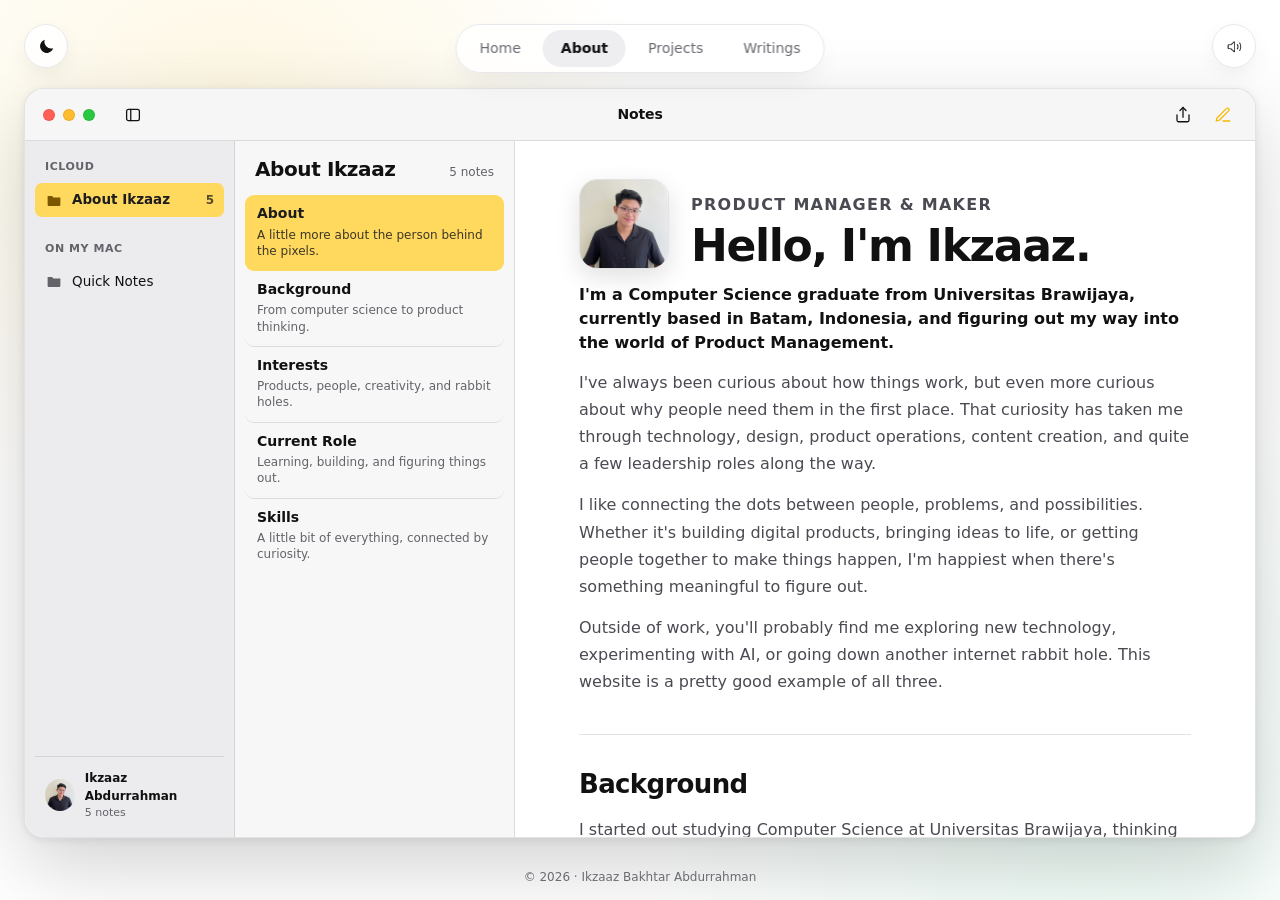
<file: about.html>
<!DOCTYPE html>
<html lang="en">
<head>
  <meta charset="utf-8">
  <meta name="viewport" content="width=device-width, initial-scale=1">
  <title>About Ikzaaz | Product Manager & Builder</title>
  <meta name="description" content="A little more about the person behind the pixels — aspiring Product Manager, and curious builder.">
  <link rel="canonical" href="https://ikzaazabd.site/about.html">

  <!-- OpenGraph -->
  <meta property="og:site_name" content="Ikzaaz Bakhtar Abdurrahman">
  <meta property="og:title" content="About Ikzaaz | Product Manager & Builder">
  <meta property="og:description" content="A little more about the person behind the pixels.">
  <meta property="og:type" content="website">
  <meta property="og:url" content="https://ikzaazabd.site/about.html">

  <script src="./js/theme-init.js"></script>

  <!-- Stylesheets -->
  <link rel="stylesheet" href="./css/style.css">
</head>
<body class="notes-body">

  <!-- Floating Navigation Pill -->
  <nav class="nav" aria-label="Main Navigation">
    <a href="./index.html" class="nav-link">Home</a>
    <a href="./about.html" class="nav-link is-active" aria-current="page">About</a>
    <a href="./projects.html" class="nav-link">Projects</a>
    <a href="./writings.html" class="nav-link">Writings</a>
  </nav>

  <!-- Main Notes Window Container -->
  <main class="notes-page">
    <section class="notes-window" aria-label="About Ikzaaz, presented as an Apple Notes window">

      <!-- Window Titlebar & macOS Controls -->
      <header class="notes-titlebar">
        <div class="window-lights" aria-hidden="true">
          <span></span><span></span><span></span>
        </div>

        <div class="notes-titlebar-actions">
          <!-- macOS Sidebar / Navigator Toggle Icon -->
          <button class="notes-tool notes-sidebar-toggle" type="button" aria-label="Hide Notes sidebars" aria-expanded="true" title="Toggle Sidebar">
            <svg viewBox="0 0 24 24" aria-hidden="true">
              <rect x="3.5" y="4.5" width="17" height="15" rx="2.5"></rect>
              <line x1="9" y1="4.5" x2="9" y2="19.5"></line>
            </svg>
          </button>
        </div>

        <!-- Plain 'Notes' Title without app icon logo -->
        <strong class="notes-app-title">Notes</strong>

        <div class="notes-titlebar-actions notes-titlebar-actions--right">
          <!-- macOS Notes Share / Action Icon -->
          <a class="notes-tool" href="mailto:ikzaazabd@gmail.com?subject=Hello%20Ikzaaz" aria-label="Email Ikzaaz" title="Share via Email">
            <svg viewBox="0 0 24 24" aria-hidden="true">
              <path d="M4 12v7a2 2 0 0 0 2 2h12a2 2 0 0 0 2-2v-7"></path>
              <polyline points="16 6 12 2 8 6"></polyline>
              <line x1="12" y1="2" x2="12" y2="15"></line>
            </svg>
          </a>
          <!-- macOS Notes Compose / New Note Icon -->
          <button class="notes-tool notes-compose" type="button" aria-label="Create a temporary note" title="New Note">
            <svg viewBox="0 0 24 24" aria-hidden="true">
              <path d="M12 20h9"></path>
              <path d="M16.5 3.5a2.121 2.121 0 0 1 3 3L7 19l-4 1 1-4L16.5 3.5z"></path>
            </svg>
          </button>
        </div>
      </header>

      <!-- 3-Column Workspace -->
      <div class="notes-workspace">

        <!-- Column 1: Apple Notes Sidebar (Folders) -->
        <aside class="notes-folders" aria-label="Notes folders">
          <p class="notes-sidebar-label">iCloud</p>
          <div class="folder-row is-selected">
            <span class="folder-icon" aria-hidden="true">
              <svg viewBox="0 0 24 24"><path d="M3.5 6.5h6l1.7 2H20.5v9.8a1.7 1.7 0 0 1-1.7 1.7H5.2a1.7 1.7 0 0 1-1.7-1.7z"/></svg>
            </span>
            <span>About Ikzaaz</span>
            <span class="folder-count">5</span>
          </div>

          <p class="notes-sidebar-label notes-sidebar-label--spaced">On My Mac</p>
          <div class="folder-row">
            <span class="folder-icon folder-icon--muted" aria-hidden="true">
              <svg viewBox="0 0 24 24"><path d="M3.5 6.5h6l1.7 2H20.5v9.8a1.7 1.7 0 0 1-1.7 1.7H5.2a1.7 1.7 0 0 1-1.7-1.7z"/></svg>
            </span>
            <span>Quick Notes</span>
          </div>

          <div class="notes-account">
            <img src="./assets/images/ikzaaz-portrait.jpeg" width="32" height="32" alt="Ikzaaz">
            <span>
              <strong>Ikzaaz Abdurrahman</strong>
              <small>5 notes</small>
            </span>
          </div>
        </aside>

        <!-- Column 2: Note List (Navigation Items) -->
        <nav class="notes-list" aria-label="Notes in Folder">
          <div class="notes-list-heading">
            <h2 class="notes-list-title">About Ikzaaz</h2>
            <span class="note-count">5 notes</span>
          </div>

          <!-- Dynamic Draft Note Row (Shown when Write Note is clicked) -->
          <button class="note-row note-row--draft" type="button" hidden>
            <strong>New Note</strong>
            <span>Start typing…</span>
          </button>

          <!-- Note 1: About -->
          <a class="note-row is-selected" href="#about">
            <strong>About</strong>
            <span>A little more about the person behind the pixels.</span>
          </a>

          <!-- Note 2: Background -->
          <a class="note-row" href="#background">
            <strong>Background</strong>
            <span>From computer science to product thinking.</span>
          </a>

          <!-- Note 3: Interests -->
          <a class="note-row" href="#interests">
            <strong>Interests</strong>
            <span>Products, people, creativity, and rabbit holes.</span>
          </a>

          <!-- Note 4: Current Role -->
          <a class="note-row" href="#current-role">
            <strong>Current Role</strong>
            <span>Learning, building, and figuring things out.</span>
          </a>

          <!-- Note 5: Skills -->
          <a class="note-row" href="#skills">
            <strong>Skills</strong>
            <span>A little bit of everything, connected by curiosity.</span>
          </a>
        </nav>

        <!-- Column 3: Note Editor / Content Pane (Internal Scrollable) -->
        <article class="note-editor" tabindex="0">
          <div class="note-document" id="about-document">

            <!-- 01 — About -->
            <section class="note-section" id="about">
              <div class="note-profile">
                <!-- Rounded rectangle avatar as requested -->
                <img src="./assets/images/ikzaaz-portrait.jpeg" alt="Ikzaaz Bakhtar Abdurrahman">
                <div>
                  <p class="note-eyebrow">PRODUCT MANAGER &amp; MAKER</p>
                  <h1>Hello, I'm Ikzaaz.</h1>
                </div>
              </div>

              <h4>I'm a Computer Science graduate from Universitas Brawijaya, currently based in Batam, Indonesia, and figuring out my way into the world of Product Management.</h4>
              <p>I've always been curious about how things work, but even more curious about why people need them in the first place. That curiosity has taken me through technology, design, product operations, content creation, and quite a few leadership roles along the way.</p>
              <p>I like connecting the dots between people, problems, and possibilities. Whether it's building digital products, bringing ideas to life, or getting people together to make things happen, I'm happiest when there's something meaningful to figure out.</p>
              <p>Outside of work, you'll probably find me exploring new technology, experimenting with AI, or going down another internet rabbit hole. This website is a pretty good example of all three.</p>
            </section>

            <!-- 02 — Background -->
            <section class="note-section" id="background">
              <h2>Background</h2>
              <p>I started out studying Computer Science at Universitas Brawijaya, thinking my future would revolve around writing code. Turns out, I was just as interested in the people using the technology as the technology itself.</p>
              <p>University became my playground for trying different things. I led student initiatives, managed events, worked in social media, taught mobile app development, and somehow found myself holding a microphone at international competitions.</p>
              <p>Professionally, I've explored content creation at Digimarly and product operations at dibimbing.id, where I helped manage learning programs, coordinate teams, and improve experiences based on user feedback.</p>
              <p>Along the way, I discovered that understanding the problem, aligning people, and figuring out what to build excited me more than jumping straight into development.</p>
              <p>That's what eventually drew me toward Product Management. Not exactly a straight line, but looking back, the dots connect.</p>
            </section>

            <!-- 03 — Interests -->
            <section class="note-section" id="interests">
              <h2>Interests</h2>
              <p>I've never been particularly good at sticking to just one thing. My interests tend to overlap, evolve, and occasionally turn into side projects.</p>
              <p>Right now, I'm particularly into:</p>

              <div class="interest-tags">
                <span>Product Management</span>
                <span>UI/UX Design</span>
                <span>AI &amp; Emerging Tech</span>
                <span>Vibe Coding</span>
                <span>Digital Products</span>
                <span>Content &amp; Storytelling</span>
              </div>

              <p>I enjoy exploring how technology changes the way we work, create, and interact. Lately, that's meant experimenting with AI tools like GPT-6 and Gemini Argon to turn ideas into something tangible.</p>
              <p>I'm also a big believer that good products start with good conversations. So naturally, I enjoy meeting new people, exchanging perspectives, and learning from experiences outside my usual bubble.</p>
              <p>And when curiosity gets the better of me? Well, sometimes it turns into an entire website.</p>
            </section>

            <!-- 04 — Current Role -->
            <section class="note-section" id="current-role">
              <h2>Current Role</h2>
              <p>I'm currently a Junior Developer (Learner) at <a href="https://developeracademy.infinitelearning.id/" target="_blank" rel="noopener noreferrer">Apple Developer Academy @ Infinite Learning</a> in Batam, where I work with multidisciplinary teams to explore problems, challenge assumptions, and build user-centered digital product prototypes.</p>
              <p>Through Apple's Challenge-Based Learning approach, I've been involved in the product development process, from discovering user needs and conducting research to shaping solutions, prototyping, and validating ideas.</p>
              <p>Before joining the Academy, I worked in B2C Product Operations at <a href="https://dibimbing.id/" target="_blank" rel="noopener noreferrer">dibimbing.id</a>, helping manage four bootcamp programs serving over 170 students while coordinating with Class Managers, mentors, and cross-functional teams.</p>
              <p>That experience taught me something valuable: building a product is one thing, but making sure it actually works for the people using it is another.</p>
              <p>These days, I'm particularly interested in opportunities where I can bring together product thinking, user experience, technology, and business strategy.</p>
            </section>

            <!-- 05 — Skills -->
            <section class="note-section" id="skills">
              <h2>Skills</h2>
              <p>Rather than being an expert at everything, I like having enough range to understand different perspectives, connect ideas, and work effectively across disciplines.</p>
              <p>Here's what I've picked up along the way.</p>

              <ul class="notes-checklist">
                <li><span>✓</span> Product management</li>
                <li><span>✓</span> Project management</li>
                <li><span>✓</span> Idea validation</li>
                <li><span>✓</span> UI/UX Design</li>
                <li><span>✓</span> Building with AI</li>
                <li><span>✓</span> Web design</li>
                <li><span>✓</span> Content &amp; Social Media Management</li>
              </ul>
            </section>

            <!-- Footer Section -->
            <div class="note-footer">
              <span class="sparkle">✦</span>
              <p>Got an interesting problem, a product idea, or just something worth talking about?</p>
              <a href="mailto:ikzaazabd@gmail.com" class="note-connect-link">Let's connect →</a>
            </div>

          </div>

          <!-- Interactive Temporary Draft Note Editor (Shown when Write Note is clicked) -->
          <section class="note-draft" aria-label="Temporary note editor" hidden>
            <div class="draft-meta">
              <button class="draft-back" type="button">
                <span aria-hidden="true">‹</span> About Ikzaaz
              </button>
              <span>Temporary note · Not saved</span>
            </div>
            <input class="draft-title" id="temporary-note-title" name="temporary-note-title" type="text" aria-label="Note title" placeholder="New Note" autocomplete="off" spellcheck="true">
            <div class="draft-body" contenteditable="true" role="textbox" aria-label="Note body" aria-multiline="true" data-placeholder="Start typing…" spellcheck="true"></div>
            <p class="draft-disclaimer">This note only lives in this browser tab and disappears when the page is refreshed.</p>
          </section>
        </article>

      </div>
    </section>
  </main>

  <footer class="footer">© 2026 · Ikzaaz Bakhtar Abdurrahman</footer>

  <!-- Scripts -->
  <script type="module" src="./js/about-page.js"></script>
</body>
</html>
</file>
<file: css/style.css>
/* Global design tokens and shared layout. */
/* ==========================================================
   Design Tokens & Typography
   Inspired by Apple HIG & samdickie.me
   ========================================================== */
:root {
  color-scheme: light;
  --bg: #ffffff;
  --tile: #f7f7f9;
  --text: #111111;
  --muted: #6b6b73;
  --body-text: #4a4a52;
  --line: #e7e7ec;
  --outline: #d7d7dd;
  --card: #ffffff;
  --on-text: #ffffff;
  --glass: rgba(255, 255, 255, 0.82);
  --glass-active: #eeeef1;
  --shadow: rgba(0, 0, 0, 0.08);
  --hover-ring: rgba(0, 0, 0, 0.06);
  --accent: #0071e3;

  /* Apple System Colors */
  --apple-blue: #0071e3;
  --apple-orange: #ff9500;
  --apple-teal: #30b0c7;
  --apple-green: #34c759;
  --apple-purple: #af52de;
  --apple-pink: #ff2d55;
  --apple-red: #ff3b30;

  --radius: 32px;
  --tile-pad: 32px;
  --gap: 16px;
  --font: -apple-system, BlinkMacSystemFont, "SF Pro Display", "SF Pro Text", "Inter", system-ui, sans-serif;
  --font-mono: "SF Mono", Menlo, Consolas, monospace;
}

:root[data-theme="dark"] {
  color-scheme: dark;
  --bg: #0e0e10;
  --tile: #1a1a1d;
  --text: #f2f2f4;
  --muted: #9d9da6;
  --body-text: #c6c6ce;
  --line: #2e2e33;
  --outline: #3a3a41;
  --card: #26262b;
  --on-text: #0e0e10;
  --glass: rgba(34, 34, 38, 0.85);
  --glass-active: #34343a;
  --shadow: rgba(0, 0, 0, 0.45);
  --hover-ring: rgba(255, 255, 255, 0.12);
  --accent: #2997ff;
}

/* View transitions */
::view-transition-old(root),
::view-transition-new(root) {
  animation-duration: 0.35s;
}

*, *::before, *::after {
  box-sizing: border-box;
  margin: 0;
  padding: 0;
}

html {
  scroll-behavior: smooth;
  text-size-adjust: 100%;
}

body {
  background: var(--bg);
  color: var(--text);
  font-family: var(--font);
  font-size: 16px;
  line-height: 1.5;
  -webkit-font-smoothing: antialiased;
  -moz-osx-font-smoothing: grayscale;
  overflow-x: hidden;
  transition: background-color 0.3s ease, color 0.3s ease;
}

a {
  color: inherit;
  text-decoration: none;
}

button {
  font: inherit;
  color: inherit;
  background: none;
  border: none;
  cursor: pointer;
}

img, svg {
  display: block;
  max-width: 100%;
}

ul {
  list-style: none;
}

.sr-only {
  position: absolute;
  width: 1px;
  height: 1px;
  padding: 0;
  margin: -1px;
  overflow: hidden;
  clip: rect(0, 0, 0, 0);
  white-space: nowrap;
  border: 0;
}

/* ==========================================================
   Floating Navigation Pill
   ========================================================== */
.nav {
  position: fixed;
  top: 24px;
  left: 50%;
  transform: translateX(-50%);
  z-index: 100;
  display: flex;
  align-items: center;
  gap: 4px;
  padding: 5px;
  background: var(--glass);
  backdrop-filter: blur(16px);
  -webkit-backdrop-filter: blur(16px);
  border: 1px solid var(--line);
  border-radius: 999px;
  box-shadow: 0 12px 30px -8px var(--shadow);
  transition: background 0.3s, border-color 0.3s;
}

.nav-link {
  display: flex;
  align-items: center;
  gap: 6px;
  padding: 8px 18px;
  border-radius: 999px;
  font-size: 14px;
  font-weight: 500;
  color: var(--muted);
  transition: color 0.2s, background-color 0.2s;
  white-space: nowrap;
}

.nav-link:hover {
  color: var(--text);
}

.nav-link.is-active {
  background: var(--glass-active);
  color: var(--text);
  font-weight: 600;
}

.nav-search {
  display: flex;
  align-items: center;
  justify-content: center;
  width: 34px;
  height: 34px;
  border-radius: 50%;
  color: var(--muted);
  transition: color 0.2s, background-color 0.2s;
  margin-right: 2px;
}

.nav-search:hover {
  color: var(--text);
  background: var(--glass-active);
}

.nav-search svg {
  width: 16px;
  height: 16px;
  stroke: currentColor;
  stroke-width: 2.2;
  fill: none;
}

/* ==========================================================
   Theme Switcher Button
   ========================================================== */
.theme-toggle {
  position: fixed;
  top: 24px;
  left: 24px;
  z-index: 100;
  width: 44px;
  height: 44px;
  display: grid;
  place-items: center;
  border: 1px solid var(--line);
  border-radius: 50%;
  background: var(--glass);
  backdrop-filter: blur(16px);
  -webkit-backdrop-filter: blur(16px);
  box-shadow: 0 8px 24px -4px var(--shadow);
  color: var(--text);
  cursor: pointer;
  transition: transform 0.25s ease, background 0.3s, border-color 0.3s;
}

.theme-toggle:hover {
  transform: rotate(-15deg) scale(1.05);
}

.theme-toggle:focus-visible {
  outline: 2px solid var(--accent);
  outline-offset: 2px;
}

.theme-toggle svg {
  width: 19px;
  height: 19px;
}

.icon-sun,
:root[data-theme="dark"] .icon-moon {
  display: none;
}

:root[data-theme="dark"] .icon-sun {
  display: block;
}

/* Audio Sound Effects Button */
.sound-toggle {
  position: fixed;
  top: 24px;
  right: 24px;
  z-index: 100;
  width: 44px;
  height: 44px;
  display: grid;
  place-items: center;
  border: 1px solid var(--line);
  border-radius: 50%;
  background: var(--glass);
  backdrop-filter: blur(16px);
  -webkit-backdrop-filter: blur(16px);
  box-shadow: 0 8px 24px -4px var(--shadow);
  color: var(--text);
  cursor: pointer;
  transition: transform 0.25s ease, background 0.3s, border-color 0.3s;
}

.sound-toggle:hover {
  transform: scale(1.08);
}

.sound-toggle svg {
  width: 19px;
  height: 19px;
  fill: none;
  stroke: currentColor;
  stroke-width: 2;
  stroke-linecap: round;
  stroke-linejoin: round;
}

.sound-toggle.is-muted .sound-on,
.sound-toggle:not(.is-muted) .sound-off {
  display: none;
}

/* ==========================================================
   Page & Bento Grid Container
   ========================================================== */
.page {
  max-width: 1360px;
  margin: 0 auto;
  padding: 105px 20px 48px;
}

.grid {
  display: grid;
  grid-template-columns: repeat(4, 1fr);
  grid-auto-rows: clamp(260px, 22vw, 320px);
  grid-auto-flow: dense;
  gap: var(--gap);
  position: relative;
}

/* Base Tile */
.tile {
  position: relative;
  display: flex;
  flex-direction: column;
  padding: var(--tile-pad);
  background: var(--tile);
  border: 1px solid var(--line);
  border-radius: var(--radius);
  overflow: hidden;
  transition: transform 0.3s cubic-bezier(0.16, 1, 0.3, 1), box-shadow 0.3s cubic-bezier(0.16, 1, 0.3, 1), border-color 0.3s;
}

.tile:hover {
  box-shadow: 0 16px 36px -12px var(--shadow);
}

a.tile {
  cursor: pointer;
}

a.tile:hover {
  transform: translateY(-4px);
  box-shadow: 0 20px 40px -12px var(--shadow);
}

/* Common Widget Arrow */
.arrow {
  position: absolute;
  left: 24px;
  bottom: 24px;
  width: 34px;
  height: 34px;
  display: grid;
  place-items: center;
  border: 1.5px solid var(--outline);
  border-radius: 50%;
  font-size: 15px;
  color: var(--muted);
  background: var(--card);
  transition: background 0.2s, color 0.2s, border-color 0.2s, transform 0.2s;
  z-index: 2;
}

a.tile:hover .arrow,
.tile:hover .arrow {
  background: var(--text);
  color: var(--on-text);
  border-color: var(--text);
  transform: scale(1.05);
}

/* App Header Row */
.tile-app {
  display: flex;
  align-items: center;
  gap: 8px;
  font-size: 13px;
  font-weight: 600;
  line-height: 20px;
  color: var(--muted);
}

.tile-app-icon {
  width: 20px;
  height: 20px;
  border-radius: 5px;
  flex-shrink: 0;
}

.tile-heading {
  font-size: 22px;
  font-weight: 600;
  line-height: 1.25;
  letter-spacing: -0.015em;
  color: var(--text);
}

.small {
  font-size: 14px;
  color: var(--muted);
  line-height: 1.55;
}

.muted {
  color: var(--muted);
  font-weight: 400;
}

/* Footer */
.footer {
  text-align: center;
  padding: 48px 0 24px;
  font-size: 13px;
  color: var(--muted);
}

/* Responsive adjustments */
@media (max-width: 1080px) {
  .grid {
    grid-template-columns: repeat(2, 1fr);
    grid-auto-rows: clamp(240px, 32vw, 320px);
  }
  .tile--intro {
    grid-column: span 2;
    grid-row: span 2;
  }
}

@media (max-width: 680px) {
  .page {
    padding: 95px 14px 40px;
  }
  .grid {
    grid-template-columns: 1fr;
    grid-auto-rows: auto;
  }
  .tile {
    min-height: 260px;
  }
  .tile--intro,
  .tile--newsletter,
  .tile--freeform,
  .tile--switcher,
  .tile--spotify,
  .tile--books {
    grid-column: span 1 !important;
  }
  .nav {
    top: auto;
    bottom: 20px;
    max-width: 90vw;
    overflow-x: auto;
  }
  .theme-toggle {
    top: 16px;
    left: 16px;
  }
  .sound-toggle {
    top: 16px;
    right: 16px;
  }
}

/* ==========================================================
   macOS iMessage Notification Toast
   ========================================================== */
.im-toast {
  position: fixed;
  top: 24px;
  right: 24px;
  z-index: 200;
  width: 340px;
  background: var(--glass);
  backdrop-filter: blur(20px);
  -webkit-backdrop-filter: blur(20px);
  border: 1px solid var(--line);
  border-radius: 18px;
  box-shadow: 0 16px 36px -6px var(--shadow);
  padding: 14px 16px;
  transform: translateX(380px);
  transition: transform 0.4s cubic-bezier(0.16, 1, 0.3, 1), opacity 0.3s;
  opacity: 0;
}

.im-toast[hidden] {
  display: none;
}

.im-toast.is-in {
  transform: translateX(0);
  opacity: 1;
}

.im-toast.is-out {
  transform: translateX(380px);
  opacity: 0;
}

.im-header {
  display: flex;
  align-items: center;
  justify-content: space-between;
  margin-bottom: 8px;
}

.im-sender {
  display: flex;
  align-items: center;
  gap: 8px;
}

.im-avatar {
  position: relative;
  width: 28px;
  height: 28px;
}

.im-avatar img {
  width: 100%;
  height: 100%;
  border-radius: 50%;
  object-fit: cover;
}

.im-badge {
  position: absolute;
  bottom: -2px;
  right: -2px;
  width: 12px;
  height: 12px;
  border-radius: 50%;
  background: #34c759;
  border: 2px solid #fff;
}

.im-name {
  font-size: 13px;
  font-weight: 700;
}

.im-time {
  font-size: 11px;
  color: var(--muted);
  margin-left: 6px;
}

.im-close {
  width: 20px;
  height: 20px;
  display: grid;
  place-items: center;
  border-radius: 50%;
  color: var(--muted);
  font-size: 14px;
}

.im-close:hover {
  background: var(--glass-active);
  color: var(--text);
}

.im-body {
  font-size: 13px;
  color: var(--body-text);
  line-height: 1.45;
}

.im-actions {
  display: flex;
  justify-content: flex-end;
  gap: 8px;
  margin-top: 10px;
}

.im-reply-btn {
  font-size: 12px;
  font-weight: 600;
  color: var(--apple-blue);
  padding: 4px 10px;
  border-radius: 6px;
}

.im-reply-btn:hover {
  background: rgba(0, 113, 227, 0.1);
}

.im-compose {
  display: flex;
  gap: 6px;
  margin-top: 10px;
  padding-top: 10px;
  border-top: 1px solid var(--line);
}

.im-input {
  flex: 1;
  background: var(--card);
  border: 1px solid var(--line);
  border-radius: 8px;
  padding: 6px 10px;
  font-size: 12px;
  color: var(--text);
  outline: none;
}

.im-input:focus {
  border-color: var(--apple-blue);
}

.im-send-btn {
  padding: 6px 12px;
  border-radius: 8px;
  background: var(--apple-blue);
  color: #fff;
  font-size: 12px;
  font-weight: 600;
}


/* Shared symbol icons and interface controls. */
.sf-symbol { display: inline-block; width: 20px; height: 20px; flex-shrink: 0; vertical-align: middle; background: currentColor; -webkit-mask: var(--symbol) center / contain no-repeat; mask: var(--symbol) center / contain no-repeat; }
.nav-search .sf-symbol, .theme-toggle .sf-symbol, .sound-toggle .sf-symbol { width: 21px; height: 21px; }
.icon-sun, .sound-off { display: none; }
[data-theme="dark"] .icon-moon { display: none; }
[data-theme="dark"] .icon-sun { display: inline-block; }
.sound-toggle.is-muted .sound-on { display: none; }
.sound-toggle.is-muted .sound-off { display: inline-block; }
 .sf-symbol[data-symbol="apps-github"] { --symbol: url("../assets/images/apps/github.svg"); }
 .sf-symbol[data-symbol="apps-instagram"] { --symbol: url("../assets/images/apps/instagram.svg"); }
 .sf-symbol[data-symbol="symbols-apple-logo"] { --symbol: url("../assets/images/symbols/apple.logo.png"); }
 .sf-symbol[data-symbol="symbols-arrow-down-to-line"] { --symbol: url("../assets/images/symbols/arrow.down.to.line.png"); }
 .sf-symbol[data-symbol="symbols-arrow-up-left-and-arrow-down-right"] { --symbol: url("../assets/images/symbols/arrow.up.left.and.arrow.down.right.png"); }
 .sf-symbol[data-symbol="symbols-arrow-up-right"] { --symbol: url("../assets/images/symbols/arrow.up.right.png"); }
 .sf-symbol[data-symbol="symbols-backward-end-fill"] { --symbol: url("../assets/images/symbols/backward.end.fill.png"); }
 .sf-symbol[data-symbol="symbols-brain"] { --symbol: url("../assets/images/symbols/brain.png"); }
 .sf-symbol[data-symbol="symbols-briefcase-fill"] { --symbol: url("../assets/images/symbols/briefcase.fill.png"); }
 .sf-symbol[data-symbol="symbols-camera"] { --symbol: url("../assets/images/symbols/camera.png"); }
 .sf-symbol[data-symbol="symbols-doc-text"] { --symbol: url("../assets/images/symbols/doc.text.png"); }
 .sf-symbol[data-symbol="symbols-drop-fill"] { --symbol: url("../assets/images/symbols/drop.fill.png"); }
 .sf-symbol[data-symbol="symbols-flag"] { --symbol: url("../assets/images/symbols/flag.png"); }
 .sf-symbol[data-symbol="symbols-forward-end-fill"] { --symbol: url("../assets/images/symbols/forward.end.fill.png"); }
 .sf-symbol[data-symbol="symbols-info-circle"] { --symbol: url("../assets/images/symbols/info.circle.png"); }
 .sf-symbol[data-symbol="symbols-iphone"] { --symbol: url("../assets/images/symbols/iphone.png"); }
 .sf-symbol[data-symbol="symbols-magnifyingglass"] { --symbol: url("../assets/images/symbols/magnifyingglass.png"); }
 .sf-symbol[data-symbol="symbols-minus"] { --symbol: url("../assets/images/symbols/minus.png"); }
 .sf-symbol[data-symbol="symbols-moon-fill"] { --symbol: url("../assets/images/symbols/moon.fill.png"); }
 .sf-symbol[data-symbol="symbols-music-note"] { --symbol: url("../assets/images/symbols/music.note.png"); }
 .sf-symbol[data-symbol="symbols-pause-fill"] { --symbol: url("../assets/images/symbols/pause.fill.png"); }
 .sf-symbol[data-symbol="symbols-play-fill"] { --symbol: url("../assets/images/symbols/play.fill.png"); }
 .sf-symbol[data-symbol="symbols-plus"] { --symbol: url("../assets/images/symbols/plus.png"); }
 .sf-symbol[data-symbol="symbols-sidebar-left"] { --symbol: url("../assets/images/symbols/sidebar.left.png"); }
 .sf-symbol[data-symbol="symbols-speaker-slash"] { --symbol: url("../assets/images/symbols/speaker.slash.png"); }
 .sf-symbol[data-symbol="symbols-speaker-wave-2"] { --symbol: url("../assets/images/symbols/speaker.wave.2.png"); }
 .sf-symbol[data-symbol="symbols-square-grid-2x2"] { --symbol: url("../assets/images/symbols/square.grid.2x2.png"); }
 .sf-symbol[data-symbol="symbols-sun-max-fill"] { --symbol: url("../assets/images/symbols/sun.max.fill.png"); }
 .sf-symbol[data-symbol="symbols-tray-2"] { --symbol: url("../assets/images/symbols/tray.2.png"); }


/* home.css — scoped to the home page. */
/* ==========================================================
   Home Bento Grid Tiles & Apple Widgets Styling
   ========================================================== */

/* Tile Spans */
body.home-page .tile--intro{
  grid-column: span 2;
  grid-row: span 2;
}

body.home-page .tile--switcher,
body.home-page .tile--newsletter,
body.home-page .tile--freeform,
body.home-page .tile--books{
  grid-column: span 2;
}

body.home-page .tile--spotify{
  grid-column: span 2;
  grid-row: span 2;
}

/* ==========================================================
   1. Intro Tile (2x2)
   ========================================================== */
body.home-page .tile--intro{
  display: flex;
  flex-direction: column;
  justify-content: space-between;
  padding: 24px;
  background: var(--tile);
}

body.home-page .intro-badge{
  display: inline-flex;
  align-items: center;
  gap: 8px;
  padding: 6px 14px;
  border-radius: 999px;
  background: var(--card);
  border: 1px solid var(--line);
  font-size: 13px;
  font-weight: 600;
  color: var(--apple-blue);
  width: fit-content;
  margin-bottom: 20px;
}

body.home-page .intro-badge-dot{
  width: 8px;
  height: 8px;
  border-radius: 50%;
  background: var(--apple-green);
  box-shadow: 0 0 0 3px rgba(52, 199, 89, 0.2);
  animation: pulse-dot 2s infinite ease-in-out;
}

@keyframes pulse-dot {
  0%, 100% { transform: scale(1); opacity: 1; }
  50% { transform: scale(1.2); opacity: 0.7; }
}

body.home-page .intro-title{
  font-size: 30px;
  font-weight: 700;
  letter-spacing: -0.025em;
  line-height: 1.25;
  color: var(--text);
  margin-bottom: 18px;
}

body.home-page .intro-body{
  display: grid;
  gap: 12px;
  color: var(--body-text);
  font-size: 15px;
  line-height: 1.5;
}

body.home-page .intro-body strong{
  color: var(--text);
  font-weight: 600;
}

body.home-page .intro-tags{
  display: flex;
  flex-wrap: wrap;
  gap: 8px;
  margin-top: 24px;
}

body.home-page .intro-tag{
  padding: 6px 12px;
  border-radius: 8px;
  background: var(--card);
  border: 1px solid var(--line);
  font-size: 12px;
  font-weight: 500;
  color: var(--muted);
}

/* ==========================================================
   2. Profile Photo Tile (1x1)
   ========================================================== */
body.home-page .tile--avatar{
  padding: 0;
  position: relative;
  background: #111827;
  display: flex;
  align-items: center;
  justify-content: center;
  overflow: hidden;
}

body.home-page .avatar-layer{
  position: absolute;
  inset: 0;
  width: 100%;
  height: 100%;
  object-fit: cover;
}

body.home-page .avatar-photo{
  object-position: center 35%;
}

/* ==========================================================
   3. Calendar / Office Hours Tile (1x1)
   ========================================================== */
body.home-page .tile--office{
  display: flex;
  flex-direction: column;
  justify-content: space-between;
  cursor: pointer;
  background: var(--tile);
  transition: transform 0.3s ease, box-shadow 0.3s ease;
}

body.home-page .tile--office:hover{
  transform: translateY(-4px);
}

body.home-page .ch-head{
  display: flex;
  justify-content: space-between;
  align-items: flex-start;
}

body.home-page .ch-weekday{
  font-size: 12px;
  font-weight: 700;
  letter-spacing: 0.05em;
  text-transform: uppercase;
  color: var(--apple-red);
}

body.home-page .ch-date{
  font-size: 42px;
  font-weight: 500;
  letter-spacing: -0.03em;
  line-height: 1;
  margin-top: 4px;
}

body.home-page .ch-events{
  display: grid;
  gap: 6px;
  margin-top: auto;
  margin-bottom: 8px;
}

body.home-page .ch-event{
  display: flex;
  justify-content: space-between;
  align-items: center;
  padding: 6px 10px 6px 14px;
  border-radius: 8px;
  position: relative;
  font-size: 13px;
  background: var(--card);
  border: 1px solid var(--line);
}

body.home-page .ch-event::before{
  content: "";
  position: absolute;
  left: 4px;
  top: 6px;
  bottom: 6px;
  width: 3px;
  border-radius: 2px;
  background: var(--muted);
}

body.home-page .ch-event--booked .ch-title{
  color: var(--muted);
}

body.home-page .ch-event--booked .ch-time{
  font-size: 11px;
  color: var(--muted);
}

body.home-page .ch-event--open{
  background: rgba(52, 199, 89, 0.12);
  border-color: rgba(52, 199, 89, 0.3);
}

body.home-page .ch-event--open::before{
  background: var(--apple-green);
}

body.home-page .ch-event--open .ch-title{
  font-weight: 600;
  color: var(--apple-green);
}

body.home-page .ch-event--open .ch-time{
  font-size: 11px;
  font-weight: 600;
  color: var(--apple-green);
}

body.home-page .ch-foot{
  font-size: 12px;
  color: var(--muted);
}

/* Day picker popover */
body.home-page .ch-picker{
  display: none;
  position: absolute;
  inset: 0;
  background: var(--tile);
  border-radius: var(--radius);
  padding: 24px;
  flex-direction: column;
  justify-content: space-between;
  z-index: 10;
  animation: fade-in 0.2s ease;
}

body.home-page .ch-picker.is-open{
  display: flex;
}

body.home-page .ch-picker-title{
  font-size: 15px;
  font-weight: 600;
}

body.home-page .ch-days-list{
  display: grid;
  gap: 8px;
}

body.home-page .ch-day-btn{
  display: flex;
  justify-content: space-between;
  align-items: center;
  padding: 10px 14px;
  border-radius: 10px;
  background: var(--card);
  border: 1px solid var(--line);
  font-size: 13px;
  font-weight: 500;
  transition: background 0.2s, border-color 0.2s;
}

body.home-page .ch-day-btn:hover{
  background: var(--apple-blue);
  color: #fff;
  border-color: var(--apple-blue);
}

body.home-page .ch-picker-close{
  align-self: center;
  font-size: 12px;
  color: var(--muted);
  padding: 4px 8px;
}

@keyframes fade-in {
  from { opacity: 0; transform: scale(0.96); }
  to { opacity: 1; transform: scale(1); }
}

/* ==========================================================
   4. macOS App Switcher Tile (2x1)
   ========================================================== */
body.home-page .tile--switcher{
  display: flex;
  flex-direction: column;
  justify-content: space-between;
  background: var(--tile);
  position: relative;
  overflow: hidden;
}

body.home-page .sw-top{
  display: flex;
  align-items: center;
  justify-content: space-between;
  margin-bottom: 12px;
}

body.home-page .sw-label{
  display: flex;
  align-items: center;
  gap: 8px;
  font-size: 13px;
  font-weight: 600;
  color: var(--muted);
}

body.home-page .sw-label-icon{
  width: 18px;
  height: 18px;
  border-radius: 4px;
}

body.home-page .sw-cards-container{
  flex: 1;
  display: flex;
  align-items: center;
  position: relative;
  overflow-x: auto;
  scrollbar-width: none;
}

body.home-page .sw-cards-container::-webkit-scrollbar{
  display: none;
}

body.home-page .sw-panel{
  display: none;
  gap: 12px;
  width: 100%;
}

body.home-page .sw-panel.is-active{
  display: flex;
  animation: sw-slide 0.25s cubic-bezier(0.16, 1, 0.3, 1);
}

@keyframes sw-slide {
  from { opacity: 0; transform: translateY(8px); }
  to { opacity: 1; transform: translateY(0); }
}

body.home-page .sw-card{
  flex: 1;
  min-width: 160px;
  padding: 14px 16px;
  border-radius: 14px;
  background: var(--card);
  border: 1px solid var(--line);
  display: flex;
  flex-direction: column;
  justify-content: space-between;
  gap: 6px;
  transition: transform 0.2s, box-shadow 0.2s, border-color 0.2s;
}

body.home-page .sw-card:hover{
  transform: translateY(-2px);
  box-shadow: 0 8px 20px -6px var(--shadow);
  border-color: var(--accent);
}

body.home-page .sw-card-title{
  font-size: 14px;
  font-weight: 600;
  color: var(--text);
  display: flex;
  align-items: center;
  gap: 6px;
}

body.home-page .sw-card-desc{
  font-size: 12px;
  color: var(--muted);
  line-height: 1.4;
}

/* macOS Dock at bottom of tile */
body.home-page .sw-dock{
  display: flex;
  justify-content: center;
  gap: 10px;
  padding: 6px 12px;
  background: var(--card);
  border: 1px solid var(--line);
  border-radius: 18px;
  width: fit-content;
  margin: 14px auto 0;
  box-shadow: 0 4px 12px -2px var(--shadow);
}

body.home-page .sw-app{
  width: 38px;
  height: 38px;
  border-radius: 10px;
  display: grid;
  place-items: center;
  position: relative;
  transition: transform 0.2s cubic-bezier(0.16, 1, 0.3, 1);
  padding: 4px;
}

body.home-page .sw-app img{
  width: 100%;
  height: 100%;
  object-fit: contain;
  border-radius: 8px;
}

body.home-page .sw-app:hover{
  transform: scale(1.15) translateY(-4px);
}

body.home-page .sw-app.is-active::after{
  content: "";
  position: absolute;
  bottom: -4px;
  width: 4px;
  height: 4px;
  border-radius: 50%;
  background: var(--text);
}

/* ==========================================================
   5. Apple Mail / Newsletter Widget (2x1)
   ========================================================== */
body.home-page .tile--newsletter{
  padding: 0;
  display: flex;
  flex-direction: row;
  background: var(--tile);
  border: 1px solid var(--line);
}

body.home-page .ml-sidebar{
  width: 170px;
  background: var(--card);
  border-right: 1px solid var(--line);
  padding: 18px 14px;
  display: flex;
  flex-direction: column;
  gap: 6px;
}

body.home-page .ml-lights{
  display: flex;
  gap: 6px;
  margin-bottom: 12px;
}

body.home-page .ml-lights span{
  width: 10px;
  height: 10px;
  border-radius: 50%;
}

body.home-page .ml-lights span:nth-child(1){ background: #ff5f56; }
body.home-page .ml-lights span:nth-child(2){ background: #ffbd2e; }
body.home-page .ml-lights span:nth-child(3){ background: #27c93f; }

body.home-page .ml-heading{
  font-size: 11px;
  font-weight: 700;
  text-transform: uppercase;
  color: var(--muted);
  margin-bottom: 4px;
}

body.home-page .ml-box{
  display: flex;
  align-items: center;
  justify-content: space-between;
  padding: 6px 10px;
  border-radius: 6px;
  font-size: 13px;
  color: var(--muted);
  cursor: pointer;
}

body.home-page .ml-box.is-current{
  background: var(--apple-blue);
  color: #fff;
  font-weight: 600;
}

body.home-page .ml-box svg{
  width: 15px;
  height: 15px;
  margin-right: 6px;
}

body.home-page .ml-count{
  font-size: 11px;
  background: rgba(0, 0, 0, 0.1);
  padding: 2px 6px;
  border-radius: 999px;
}

body.home-page .ml-main{
  flex: 1;
  padding: 18px 20px;
  display: flex;
  flex-direction: column;
  overflow: hidden;
}

body.home-page .ml-toolbar{
  display: flex;
  justify-content: space-between;
  align-items: center;
  padding-bottom: 12px;
  border-bottom: 1px solid var(--line);
  margin-bottom: 10px;
}

body.home-page .ml-title{
  font-size: 15px;
  font-weight: 700;
}

body.home-page .ml-sub{
  font-size: 12px;
  color: var(--muted);
}

body.home-page .ml-subscribe{
  padding: 5px 12px;
  border-radius: 999px;
  background: var(--text);
  color: var(--on-text);
  font-size: 12px;
  font-weight: 600;
}

body.home-page .ml-list{
  display: flex;
  flex-direction: column;
  gap: 8px;
  overflow-y: auto;
}

body.home-page .ml-row{
  display: grid;
  grid-template-columns: 8px 1fr auto;
  align-items: center;
  gap: 8px;
  padding: 8px 10px;
  border-radius: 8px;
  background: var(--card);
  border: 1px solid var(--line);
  transition: background 0.2s, border-color 0.2s;
  cursor: pointer;
}

body.home-page .ml-row:hover{
  border-color: var(--apple-blue);
}

body.home-page .ml-dot{
  width: 7px;
  height: 7px;
  border-radius: 50%;
  background: var(--apple-blue);
}

body.home-page .ml-row.is-read .ml-dot{
  opacity: 0;
}

body.home-page .ml-info{
  display: flex;
  flex-direction: column;
  overflow: hidden;
}

body.home-page .ml-from{
  font-size: 12px;
  font-weight: 600;
  color: var(--text);
}

body.home-page .ml-subject{
  font-size: 12px;
  color: var(--body-text);
  white-space: nowrap;
  overflow: hidden;
  text-overflow: ellipsis;
}

body.home-page .ml-date{
  font-size: 11px;
  color: var(--muted);
}

/* ==========================================================
   6. Photo Booth Tile (1x1)
   ========================================================== */
body.home-page .tile--photobooth{
  display: flex;
  flex-direction: column;
  justify-content: space-between;
  align-items: center;
  text-align: center;
  cursor: pointer;
  background: var(--tile);
  border: 1px solid var(--line);
}

body.home-page .tile--photobooth .tile-app{
  align-self: flex-start;
}

body.home-page .pb-app-icon{
  width: 84px;
  height: 84px;
  border-radius: 18px;
  box-shadow: 0 12px 28px -6px rgba(220, 38, 38, 0.35);
  transition: transform 0.3s cubic-bezier(0.16, 1, 0.3, 1);
}

body.home-page .tile--photobooth:hover .pb-app-icon{
  transform: scale(1.08) rotate(3deg);
}

body.home-page .pb-caption{
  font-size: 13px;
  font-weight: 600;
  color: var(--muted);
}

/* ==========================================================
   7. Apple Photos Gallery Tile (1x1)
   ========================================================== */
body.home-page .tile--photos{
  padding: 0;
  position: relative;
  cursor: pointer;
  background: #000;
}

body.home-page .ph-slides{
  position: absolute;
  inset: 0;
}

body.home-page .ph-slide{
  position: absolute;
  inset: 0;
  opacity: 0;
  transition: opacity 0.5s ease;
}

body.home-page .ph-slide.is-active{
  opacity: 1;
}

body.home-page .ph-slide img{
  width: 100%;
  height: 100%;
  object-fit: cover;
}

body.home-page .ph-caption{
  position: absolute;
  bottom: 16px;
  left: 16px;
  padding: 6px 12px;
  border-radius: 999px;
  background: rgba(0, 0, 0, 0.6);
  backdrop-filter: blur(8px);
  color: #fff;
  font-size: 12px;
  font-weight: 500;
  z-index: 2;
}

body.home-page .ph-icon{
  position: absolute;
  top: 16px;
  right: 16px;
  width: 30px;
  height: 30px;
  z-index: 3;
}

body.home-page .ph-info-btn{
  position: absolute;
  top: 16px;
  left: 16px;
  width: 28px;
  height: 28px;
  border-radius: 50%;
  background: rgba(0, 0, 0, 0.6);
  backdrop-filter: blur(8px);
  color: #fff;
  display: grid;
  place-items: center;
  font-size: 14px;
  z-index: 3;
}

body.home-page .ph-info-panel{
  position: absolute;
  inset: 0;
  background: rgba(0, 0, 0, 0.82);
  backdrop-filter: blur(14px);
  padding: 24px;
  color: #fff;
  display: none;
  flex-direction: column;
  justify-content: center;
  gap: 10px;
  font-size: 13px;
  z-index: 5;
}

body.home-page .ph-info-panel.is-open{
  display: flex;
}

/* ==========================================================
   8. Apple Music / Spotify Player Tile (2x2)
   ========================================================== */
body.home-page .tile--spotify{
  display: flex;
  flex-direction: column;
  justify-content: space-between;
  background: var(--tile);
  position: relative;
  overflow: hidden;
  --sp-color: #3b82f6;
}

body.home-page .sp-glow{
  position: absolute;
  top: -40px;
  left: -40px;
  width: 280px;
  height: 280px;
  border-radius: 50%;
  background: var(--sp-color);
  filter: blur(90px);
  opacity: 0.22;
  pointer-events: none;
  transition: background 0.5s ease;
}

body.home-page .sp-head{
  display: flex;
  align-items: center;
  justify-content: space-between;
  margin-bottom: 16px;
}

body.home-page .sp-hero{
  display: flex;
  align-items: center;
  gap: 18px;
  padding: 16px;
  border-radius: 20px;
  background: var(--card);
  border: 1px solid var(--line);
  margin-bottom: 16px;
}

body.home-page .sp-cover{
  width: 76px;
  height: 76px;
  border-radius: 12px;
  object-fit: cover;
  box-shadow: 0 8px 18px -4px rgba(0, 0, 0, 0.2);
}

body.home-page .sp-hero-text{
  flex: 1;
}

body.home-page .sp-kicker{
  font-size: 11px;
  font-weight: 700;
  text-transform: uppercase;
  color: var(--muted);
}

body.home-page .sp-title{
  font-size: 20px;
  font-weight: 700;
  color: var(--text);
  margin: 2px 0 4px;
}

body.home-page .sp-meta{
  font-size: 13px;
  color: var(--muted);
}

body.home-page .sp-play-btn{
  width: 44px;
  height: 44px;
  border-radius: 50%;
  background: var(--apple-green);
  color: #000;
  display: grid;
  place-items: center;
  box-shadow: 0 6px 16px -2px rgba(52, 199, 89, 0.4);
  transition: transform 0.2s;
}

body.home-page .sp-play-btn:hover{
  transform: scale(1.1);
}

body.home-page .sp-play-btn svg{
  width: 18px;
  height: 18px;
  fill: currentColor;
  margin-left: 2px;
}

body.home-page .sp-list{
  display: flex;
  flex-direction: column;
  gap: 6px;
  overflow-y: auto;
  max-height: 160px;
}

body.home-page .sp-row{
  display: flex;
  align-items: center;
  gap: 12px;
  padding: 8px 12px;
  border-radius: 10px;
  width: 100%;
  text-align: left;
  transition: background 0.2s;
}

body.home-page .sp-row:hover,
body.home-page .sp-row.is-active{
  background: var(--card);
}

body.home-page .sp-row img{
  width: 32px;
  height: 32px;
  border-radius: 6px;
}

body.home-page .sp-row-title{
  flex: 1;
  font-size: 13px;
  font-weight: 600;
  color: var(--text);
}

body.home-page .sp-row-count{
  font-size: 12px;
  color: var(--muted);
}

/* Mini player bar */
body.home-page .sp-player{
  display: flex;
  align-items: center;
  gap: 12px;
  padding: 10px 14px;
  border-radius: 14px;
  background: var(--card);
  border: 1px solid var(--line);
  margin-top: 12px;
}

body.home-page .sp-player-cover{
  width: 28px;
  height: 28px;
  border-radius: 6px;
}

body.home-page .sp-player-info{
  flex: 1;
  font-size: 12px;
  font-weight: 600;
}

body.home-page .sp-controls{
  display: flex;
  align-items: center;
  gap: 10px;
}

body.home-page .sp-controls svg{
  width: 16px;
  height: 16px;
  fill: currentColor;
}

/* ==========================================================
   9. Apple Find My Tile (1x1)
   ========================================================== */
body.home-page .tile--findmy{
  padding: 0;
  position: relative;
  background: #1e293b;
  overflow: hidden;
}

body.home-page .fm-map{
  position: absolute;
  inset: 0;
  width: 100%;
  height: 100%;
  object-fit: cover;
}

body.home-page .fm-map--dark{
  display: none;
}

html[data-theme="dark"] body.home-page .fm-map--light{
  display: none;
}

html[data-theme="dark"] body.home-page .fm-map--dark{
  display: block;
}

/* Pulsing radar pin */
body.home-page .fm-person{
  position: absolute;
  top: 50%;
  left: 50%;
  transform: translate(-50%, -50%);
  display: grid;
  place-items: center;
  z-index: 4;
}

body.home-page .fm-halo{
  position: absolute;
  width: 64px;
  height: 64px;
  border-radius: 50%;
  background: rgba(52, 199, 89, 0.25);
  animation: radar-pulse 2s infinite ease-out;
}

@keyframes radar-pulse {
  0% { transform: scale(0.4); opacity: 1; }
  100% { transform: scale(1.6); opacity: 0; }
}

body.home-page .fm-pin{
  width: 40px;
  height: 40px;
  border-radius: 50%;
  border: 3px solid #ffffff;
  box-shadow: 0 4px 12px rgba(0, 0, 0, 0.3);
  overflow: hidden;
  background: #fff;
  z-index: 2;
}

body.home-page .fm-pin img{
  width: 100%;
  height: 100%;
  object-fit: cover;
}

body.home-page .fm-card{
  position: absolute;
  bottom: 12px;
  left: 12px;
  right: 12px;
  padding: 8px 12px;
  border-radius: 12px;
  background: var(--glass);
  backdrop-filter: blur(12px);
  border: 1px solid var(--line);
  display: flex;
  align-items: center;
  gap: 10px;
  font-size: 12px;
  z-index: 5;
}

body.home-page .fm-card-avatar{
  width: 24px;
  height: 24px;
  border-radius: 50%;
}

body.home-page .fm-status{
  color: var(--muted);
}

/* ==========================================================
   10. Apple Contacts Card Tile (1x1)
   ========================================================== */
body.home-page .tile--contact{
  display: flex;
  flex-direction: column;
  justify-content: space-between;
  background: var(--tile);
  text-align: center;
  align-items: center;
}

body.home-page .ct-avatar{
  width: 72px;
  height: 72px;
  border-radius: 50%;
  border: 2px solid var(--line);
  margin-bottom: 6px;
  overflow: hidden;
}

body.home-page .ct-avatar img{
  width: 100%;
  height: 100%;
  object-fit: cover;
}

body.home-page .ct-name{
  font-size: 18px;
  font-weight: 700;
  color: var(--text);
}

body.home-page .ct-title{
  font-size: 12px;
  color: var(--muted);
}

body.home-page .ct-actions{
  display: flex;
  justify-content: center;
  gap: 12px;
  margin: 12px 0;
}

body.home-page .ct-action-btn{
  width: 40px;
  height: 40px;
  border-radius: 50%;
  background: var(--card);
  border: 1px solid var(--line);
  display: grid;
  place-items: center;
  color: var(--apple-blue);
  transition: transform 0.2s, background 0.2s;
}

body.home-page .ct-action-btn:hover{
  transform: scale(1.1);
  background: var(--apple-blue);
  color: #fff;
}

body.home-page .ct-action-btn svg{
  width: 18px;
  height: 18px;
}

body.home-page .ct-copy-box{
  width: 100%;
  padding: 8px 12px;
  border-radius: 10px;
  background: var(--card);
  border: 1px solid var(--line);
  display: flex;
  align-items: center;
  justify-content: space-between;
  font-size: 12px;
  cursor: pointer;
}

body.home-page .ct-copy-box:hover{
  border-color: var(--apple-blue);
}

/* ==========================================================
   11. Apple Books Shelf Tile (2x1)
   ========================================================== */
body.home-page .tile--books{
  display: flex;
  justify-content: space-between;
  align-items: center;
  background: var(--tile);
  position: relative;
  overflow: hidden;
}

body.home-page .bk-text{
  max-width: 260px;
}

body.home-page .bk-shelf{
  display: flex;
  gap: 16px;
  align-items: flex-end;
  perspective: 600px;
}

body.home-page .bk-cover{
  width: 90px;
  height: 130px;
  border-radius: 6px;
  box-shadow: -6px 8px 16px -4px rgba(0, 0, 0, 0.3);
  transform: rotateY(-18deg) rotateX(6deg);
  transition: transform 0.3s ease;
  overflow: hidden;
}

body.home-page .bk-cover:hover{
  transform: rotateY(0) scale(1.08) translateY(-8px);
}

body.home-page .bk-cover img{
  width: 100%;
  height: 100%;
  object-fit: cover;
}

/* ==========================================================
   12. ⌘K Keyboard Shortcut Tile (1x1)
   ========================================================== */
body.home-page .tile--shortcut{
  display: flex;
  flex-direction: column;
  justify-content: center;
  align-items: center;
  background: var(--tile);
  cursor: pointer;
  position: relative;
  gap: 12px;
}

body.home-page .kc-keys{
  display: flex;
  gap: 10px;
}

body.home-page .kc-key{
  width: 54px;
  height: 54px;
  border-radius: 12px;
  background: var(--card);
  border: 1px solid var(--line);
  border-bottom: 3px solid var(--outline);
  display: grid;
  place-items: center;
  font-size: 22px;
  font-weight: 700;
  box-shadow: 0 4px 10px -2px var(--shadow);
  transition: transform 0.1s, border-bottom 0.1s;
}

body.home-page .tile--shortcut:hover .kc-key{
  transform: translateY(2px);
  border-bottom-width: 1px;
}

body.home-page .kc-label{
  font-size: 13px;
  font-weight: 600;
  color: var(--muted);
}

/* ==========================================================
   13. Apple News / Featured Story Tile (1x1)
   ========================================================== */
body.home-page .tile--news{
  display: flex;
  flex-direction: column;
  justify-content: space-between;
  background: linear-gradient(145deg, #1e1b4b, #0f172a);
  color: #fff;
  cursor: pointer;
  border: none;
}

body.home-page .nw-badge{
  display: flex;
  align-items: center;
  gap: 6px;
  font-size: 12px;
  font-weight: 700;
  text-transform: uppercase;
  letter-spacing: 0.05em;
  color: #f43f5e;
}

body.home-page .nw-title{
  font-size: 19px;
  font-weight: 700;
  line-height: 1.3;
  margin: 8px 0;
}

body.home-page .nw-read{
  font-size: 13px;
  color: #94a3b8;
}

/* ==========================================================
   14. Rearrange & Wiggle Mode (Edit Layout)
   ========================================================== */
body.home-page .ra-controls{
  display: flex;
  justify-content: center;
  margin-top: 36px;
}

body.home-page .ra-edit-btn{
  display: inline-flex;
  align-items: center;
  gap: 8px;
  padding: 10px 20px;
  border-radius: 999px;
  background: var(--card);
  border: 1px solid var(--line);
  color: var(--muted);
  font-size: 14px;
  font-weight: 600;
  transition: color 0.2s, background 0.2s, transform 0.2s;
}

body.home-page .ra-edit-btn:hover{
  color: var(--text);
  transform: translateY(-2px);
}

body.home-page .ra-edit-btn svg{
  width: 16px;
  height: 16px;
  fill: currentColor;
}

/* Wiggle animation */
body.home-page .grid.is-editing .tile{
  animation: jiggle 0.32s ease-in-out infinite alternate;
  cursor: grab;
}

@keyframes jiggle {
  from { transform: rotate(-0.4deg); }
  to { transform: rotate(0.4deg); }
}

body.home-page .grid.is-editing .tile.is-dragging{
  opacity: 0.5;
  transform: scale(1.04);
}

/* Floating Done & Reset bar */
body.home-page .ra-bar{
  position: fixed;
  bottom: 24px;
  left: 50%;
  transform: translateX(-50%);
  display: flex;
  gap: 8px;
  padding: 6px;
  border-radius: 999px;
  background: var(--glass);
  backdrop-filter: blur(16px);
  border: 1px solid var(--line);
  box-shadow: 0 12px 30px -8px var(--shadow);
  z-index: 100;
}

body.home-page .ra-bar[hidden]{
  display: none;
}

body.home-page .ra-btn{
  padding: 8px 20px;
  border-radius: 999px;
  font-size: 13px;
  font-weight: 600;
}

body.home-page .ra-done-btn{
  background: var(--text);
  color: var(--on-text);
}

body.home-page .ra-reset-btn{
  background: var(--card);
  border: 1px solid var(--line);
}

/* Keep the full introduction readable at narrower grid widths. */
@media (min-width: 1081px) and (max-width: 1250px),
       (min-width: 681px) and (max-width: 760px) {
  body.home-page .tile--intro{
    grid-row: span 3;
  }
}

body.home-page .ch-event--academy{
  flex-direction: column;
  align-items: flex-start;
  gap: 2px;
}


body.home-page .photo-position-1 { object-position: 50% 65%; }
body.home-page .photo-position-2 { object-position: 50% 60%; }
body.home-page .photo-position-3 { object-position: 50% 65%; }
body.home-page .photo-position-4 { object-position: 50% 50%; }
body.home-page .photo-position-5 { object-position: 50% 50%; }
body.home-page .photo-position-6 { object-position: 50% 50%; }
body.home-page .photo-position-7 { object-position: 65% 55%; }


/* freeform.css — scoped to the home page. */
/* ==========================================================
   Apple Freeform Interactive Whiteboard Tile
   ========================================================== */
body.home-page .tile--freeform{
  padding: 0;
  display: flex;
  flex-direction: column;
  background: var(--tile);
  border: 1px solid var(--line);
  position: relative;
  overflow: hidden;
  user-select: none;
}

body.home-page .tile--freeform.is-expanded{
  grid-column: span 2;
  grid-row: span 2;
}

/* Freeform Titlebar */
body.home-page .ff-titlebar{
  display: flex;
  align-items: center;
  justify-content: space-between;
  padding: 10px 16px;
  background: var(--card);
  border-bottom: 1px solid var(--line);
  z-index: 10;
}

body.home-page .ff-lights{
  display: flex;
  gap: 6px;
}

body.home-page .ff-lights span{
  width: 10px;
  height: 10px;
  border-radius: 50%;
}

body.home-page .ff-lights span:nth-child(1){ background: #ff5f56; }
body.home-page .ff-lights span:nth-child(2){ background: #ffbd2e; }
body.home-page .ff-lights span:nth-child(3){ background: #27c93f; }

body.home-page .ff-tools{
  display: flex;
  align-items: center;
  gap: 4px;
  padding: 3px 6px;
  border-radius: 999px;
  background: var(--tile);
  border: 1px solid var(--line);
}

body.home-page .ff-tool{
  width: 28px;
  height: 28px;
  display: grid;
  place-items: center;
  border-radius: 6px;
  color: var(--muted);
  cursor: pointer;
  transition: color 0.15s, background 0.15s;
}

body.home-page .ff-tool:hover,
body.home-page .ff-tool.is-active{
  color: var(--text);
  background: var(--card);
}

body.home-page .ff-tool svg{
  width: 15px;
  height: 15px;
  stroke: currentColor;
  stroke-width: 2;
  fill: none;
}

body.home-page .ff-actions{
  display: flex;
  align-items: center;
  gap: 6px;
}

/* Freeform Canvas Area */
body.home-page .ff-viewport{
  flex: 1;
  position: relative;
  overflow: hidden;
  background: radial-gradient(circle, var(--line) 1px, transparent 1px);
  background-size: 20px 20px;
  cursor: default;
}

body.home-page .ff-viewport.is-pen{
  cursor: crosshair;
}

body.home-page .ff-canvas{
  position: absolute;
  inset: 0;
  width: 100%;
  height: 100%;
  z-index: 2;
}

body.home-page .ff-items{
  position: absolute;
  inset: 0;
  z-index: 3;
}

/* Sticky notes */
body.home-page .ff-note{
  position: absolute;
  width: 130px;
  min-height: 90px;
  padding: 12px;
  border-radius: 8px;
  box-shadow: 0 8px 18px -4px rgba(0, 0, 0, 0.18);
  font-size: 12px;
  font-weight: 500;
  line-height: 1.4;
  cursor: grab;
  transform: rotate(-1.5deg);
  transition: transform 0.15s, box-shadow 0.15s;
}

body.home-page .ff-note:hover{
  transform: scale(1.03) rotate(0deg);
  box-shadow: 0 12px 24px -4px rgba(0, 0, 0, 0.25);
  z-index: 10;
}

body.home-page .ff-note.is-dragging{
  cursor: grabbing;
  transform: scale(1.06) rotate(2deg);
  z-index: 20;
}

body.home-page .ff-note--yellow{
  background: #fef08a;
  color: #713f12;
}

body.home-page .ff-note--peach{
  background: #fed7aa;
  color: #7c2d12;
}

body.home-page .ff-note--mint{
  background: #bbf7d0;
  color: #14532d;
}

body.home-page .ff-note--blue{
  background: #bae6fd;
  color: #0369a1;
}

body.home-page .ff-note--purple{
  background: #e9d5ff;
  color: #581c87;
}

/* Zoom controls */
body.home-page .ff-zoom-bar{
  position: absolute;
  bottom: 12px;
  right: 12px;
  display: flex;
  align-items: center;
  gap: 4px;
  padding: 4px 8px;
  border-radius: 999px;
  background: var(--card);
  border: 1px solid var(--line);
  box-shadow: 0 4px 12px rgba(0, 0, 0, 0.08);
  z-index: 10;
  font-size: 11px;
  font-weight: 600;
}

body.home-page .ff-zoom-bar button{
  width: 22px;
  height: 22px;
  display: grid;
  place-items: center;
  border-radius: 50%;
  color: var(--muted);
}

body.home-page .ff-zoom-bar button:hover{
  color: var(--text);
  background: var(--tile);
}


/* photobooth.css — scoped to the home page. */
/* ==========================================================
   macOS Photo Booth Dialog & Webcam Styles
   ========================================================== */
body.home-page .pb-window{
  position: fixed;
  top: 50%;
  left: 50%;
  transform: translate(-50%, -50%);
  width: 90vw;
  max-width: 640px;
  background: #1c1c1e;
  color: #ffffff;
  border: 1px solid rgba(255, 255, 255, 0.15);
  border-radius: 18px;
  box-shadow: 0 24px 60px rgba(0, 0, 0, 0.6);
  z-index: 1000;
  overflow: hidden;
  display: none;
  flex-direction: column;
}

body.home-page .pb-window[open]{
  display: flex;
}

body.home-page .pb-window::backdrop{
  background: rgba(0, 0, 0, 0.6);
  backdrop-filter: blur(8px);
}

/* Titlebar */
body.home-page .pb-titlebar{
  display: flex;
  align-items: center;
  justify-content: space-between;
  padding: 12px 18px;
  background: #2c2c2e;
  border-bottom: 1px solid rgba(255, 255, 255, 0.1);
}

body.home-page .pb-lights{
  display: flex;
  gap: 8px;
}

body.home-page .pb-light{
  width: 12px;
  height: 12px;
  border-radius: 50%;
}

body.home-page .pb-light--close{ background: #ff5f56; }
body.home-page .pb-light--min{ background: #ffbd2e; }
body.home-page .pb-light--max{ background: #27c93f; }

body.home-page .pb-title{
  font-size: 13px;
  font-weight: 600;
  color: #a1a1a6;
}

/* Stage */
body.home-page .pb-stage{
  position: relative;
  width: 100%;
  aspect-ratio: 4/3;
  background: #000;
  display: flex;
  align-items: center;
  justify-content: center;
  overflow: hidden;
}

body.home-page .pb-video{
  display: none;
}

body.home-page .pb-canvas{
  width: 100%;
  height: 100%;
  object-fit: cover;
}

/* Flash effect */
body.home-page .pb-flash{
  position: absolute;
  inset: 0;
  background: #ffffff;
  opacity: 0;
  pointer-events: none;
  z-index: 20;
}

body.home-page .pb-flash.is-flashing{
  animation: flash-white 0.4s ease-out;
}

@keyframes flash-white {
  0% { opacity: 1; }
  100% { opacity: 0; }
}

/* Countdown */
body.home-page .pb-countdown{
  position: absolute;
  font-size: 72px;
  font-weight: 800;
  color: #ffffff;
  text-shadow: 0 4px 16px rgba(0, 0, 0, 0.8);
  z-index: 15;
  pointer-events: none;
  animation: count-pop 0.9s infinite;
}

@keyframes count-pop {
  0% { transform: scale(1.4); opacity: 0; }
  50% { transform: scale(1); opacity: 1; }
  100% { transform: scale(0.9); opacity: 0; }
}

/* Fallback message */
body.home-page .pb-message{
  position: absolute;
  inset: 0;
  display: flex;
  flex-direction: column;
  align-items: center;
  justify-content: center;
  text-align: center;
  padding: 30px;
  background: #1c1c1e;
  gap: 12px;
  z-index: 10;
}

body.home-page .pb-message-title{
  font-size: 18px;
  font-weight: 700;
}

body.home-page .pb-message-body{
  font-size: 13px;
  color: #a1a1a6;
  max-width: 320px;
}

body.home-page .pb-start-cam-btn{
  padding: 8px 18px;
  border-radius: 999px;
  background: var(--apple-blue);
  color: #fff;
  font-size: 13px;
  font-weight: 600;
  margin-top: 8px;
}

/* Toolbar */
body.home-page .pb-toolbar{
  display: flex;
  align-items: center;
  justify-content: space-between;
  padding: 12px 20px;
  background: #2c2c2e;
}

body.home-page .pb-effects-btn{
  padding: 6px 14px;
  border-radius: 999px;
  background: #3a3a3c;
  font-size: 12px;
  font-weight: 600;
  color: #fff;
}

body.home-page .pb-effects-btn:hover{
  background: #48484a;
}

body.home-page .pb-shutter{
  width: 52px;
  height: 52px;
  border-radius: 50%;
  background: #ff3b30;
  border: 4px solid #ffffff;
  box-shadow: 0 4px 14px rgba(255, 59, 48, 0.4);
  cursor: pointer;
  display: grid;
  place-items: center;
  transition: transform 0.15s;
}

body.home-page .pb-shutter:hover{
  transform: scale(1.08);
}

body.home-page .pb-shutter:active{
  transform: scale(0.95);
}

/* Photo tray */
body.home-page .pb-tray{
  padding: 12px 18px;
  background: #1c1c1e;
  display: flex;
  gap: 10px;
  overflow-x: auto;
  min-height: 72px;
}

body.home-page .pb-tray-empty{
  font-size: 12px;
  color: #636366;
  align-self: center;
  margin: 0 auto;
}

body.home-page .pb-thumb{
  width: 70px;
  height: 52px;
  border-radius: 6px;
  object-fit: cover;
  border: 1px solid rgba(255, 255, 255, 0.2);
  cursor: pointer;
  flex-shrink: 0;
  transition: transform 0.2s;
}

body.home-page .pb-thumb:hover{
  transform: scale(1.08);
}
/* macOS window chrome and a stable, symmetric camera toolbar. */
body.home-page .pb-window{ margin: 0; padding: 0; max-width: 760px; max-height: 94dvh; background: #e0e0e2; color: #222; border: 0; border-radius: 18px; }
body.home-page .pb-titlebar{ justify-content: flex-start; gap: 18px; background: #fafafa; border-bottom: 1px solid #ccc; flex-shrink: 0; }
body.home-page .pb-title{ color: #555; font-size: 15px; }
body.home-page .pb-stage{ aspect-ratio: 4 / 3; min-height: 0; flex-shrink: 1; }
body.home-page .pb-tray{ order: 0; background: #d2d2d4; padding: 4px; min-height: 48px; flex-shrink: 0; gap: 4px; }
body.home-page .pb-thumb{ border-radius: 0; height: 52px; }
body.home-page .pb-toolbar{ display: grid; grid-template-columns: minmax(0,1fr) 64px minmax(0,1fr); gap: 12px; padding: 10px 20px; background: #e0e0e2; flex-shrink: 0; }
body.home-page .pb-shutter{ grid-column: 2; width: 56px; height: 56px; justify-self: center; background: #ff0015; color: white; border: 0; box-shadow: none; }
body.home-page .pb-shutter .sf-symbol{ width: 28px; height: 28px; }
body.home-page .pb-effects-btn{ grid-column: 3; justify-self: end; min-width: 88px; background: #ceced0; color: #333; border-radius: 7px; font-size: 14px; font-weight: 400; }
body.home-page .pb-effects-btn:hover{ background: #bfbfc3; }
body.home-page .pb-effects-btn[aria-expanded="true"]{ background: #007aff; color: white; }
body.home-page .pb-effects-grid{ position: absolute; inset: 0; z-index: 12; display: grid; grid-template-columns: repeat(3,minmax(0,1fr)); grid-template-rows: repeat(3,minmax(0,1fr)); gap: 3px; padding: 3px; background: #333; }
body.home-page .pb-effects-grid[hidden]{ display: none; }
body.home-page .pb-effects-grid button{ position: relative; overflow: hidden; background: #111; color: white; }
body.home-page .pb-effects-grid canvas{ width: 100%; height: 100%; object-fit: cover; }
body.home-page .pb-effects-grid button span{ position: absolute; bottom: 12px; left: 0; right: 0; text-align: center; font-size: 17px; text-shadow: 0 1px 5px #000; }
body.home-page .pb-effects-grid button:focus-visible{ outline: 3px solid #007aff; outline-offset: -3px; }
body.home-page .pb-choosing-effects .pb-shutter{ visibility: hidden; }
@media (max-width: 480px) { body.home-page .pb-toolbar{ padding: 10px 12px; gap: 8px; } body.home-page .pb-effects-btn{ min-width: 72px; } body.home-page .pb-effects-grid button span{ font-size: 12px; } }

body.home-page .pb-message{ color: #fff; }
body.home-page .pb-shutter:disabled{ cursor: default; opacity: .5; }


/* spotlight.css — scoped to the home page. */
/* ==========================================================
   macOS Spotlight Search Overlay Styles
   ========================================================== */
body.home-page .sl-overlay{
  position: fixed;
  inset: 0;
  background: rgba(0, 0, 0, 0.45);
  backdrop-filter: blur(12px);
  -webkit-backdrop-filter: blur(12px);
  z-index: 1000;
  display: none;
  align-items: flex-start;
  justify-content: center;
  padding-top: 15vh;
  animation: sl-fade 0.2s ease;
}

body.home-page .sl-overlay.is-open{
  display: flex;
}

@keyframes sl-fade {
  from { opacity: 0; }
  to { opacity: 1; }
}

body.home-page .sl-window{
  width: 90vw;
  max-width: 620px;
  background: var(--glass);
  backdrop-filter: blur(24px);
  -webkit-backdrop-filter: blur(24px);
  border: 1px solid var(--line);
  border-radius: 18px;
  box-shadow: 0 24px 60px -10px var(--shadow);
  overflow: hidden;
  display: flex;
  flex-direction: column;
}

body.home-page .sl-bar{
  display: flex;
  align-items: center;
  gap: 12px;
  padding: 16px 20px;
  border-bottom: 1px solid var(--line);
}

body.home-page .sl-bar svg{
  width: 22px;
  height: 22px;
  color: var(--muted);
  flex-shrink: 0;
}

body.home-page .sl-input{
  flex: 1;
  background: none;
  border: none;
  outline: none;
  font-size: 19px;
  font-weight: 500;
  color: var(--text);
  font-family: inherit;
}

body.home-page .sl-input::placeholder{
  color: var(--muted);
}

body.home-page .sl-results{
  max-height: 380px;
  overflow-y: auto;
  padding: 8px;
  display: flex;
  flex-direction: column;
  gap: 4px;
}

body.home-page .sl-group-label{
  font-size: 11px;
  font-weight: 700;
  text-transform: uppercase;
  color: var(--muted);
  padding: 8px 12px 4px;
  letter-spacing: 0.05em;
}

body.home-page .sl-item{
  display: flex;
  align-items: center;
  justify-content: space-between;
  padding: 10px 14px;
  border-radius: 10px;
  cursor: pointer;
  transition: background 0.15s;
}

body.home-page .sl-item:hover,
body.home-page .sl-item.is-selected{
  background: var(--apple-blue);
  color: #ffffff;
}

body.home-page .sl-item:hover .sl-item-sub,
body.home-page .sl-item.is-selected .sl-item-sub{
  color: rgba(255, 255, 255, 0.8);
}

body.home-page .sl-item-title{
  font-size: 14px;
  font-weight: 600;
}

body.home-page .sl-item-sub{
  font-size: 12px;
  color: var(--muted);
  margin-top: 2px;
}

body.home-page .sl-empty{
  padding: 30px;
  text-align: center;
  font-size: 14px;
  color: var(--muted);
}

body.home-page .sl-footer{
  display: flex;
  justify-content: space-between;
  align-items: center;
  padding: 10px 18px;
  border-top: 1px solid var(--line);
  background: var(--tile);
  font-size: 11px;
  color: var(--muted);
}

body.home-page .sl-keys{
  display: flex;
  gap: 12px;
}

body.home-page .sl-key-item{
  display: flex;
  align-items: center;
  gap: 4px;
}

body.home-page .sl-key{
  padding: 2px 6px;
  border-radius: 4px;
  background: var(--card);
  border: 1px solid var(--line);
  font-weight: 600;
}


/* reference.css — shared by home and placeholder pages. */
/* Rounded, quiet app surfaces from the supplied iPadOS / macOS reference. */
body.site-page{ --radius: 28px; --gap: 16px; --tile: #f7f7f9; }
html[data-theme="dark"] body.site-page{ --tile: #1c1c1e; }
body.site-page .page{ max-width: 1320px; padding-top: 106px; }
body.site-page .tile{ border: 0; min-width: 0; }
body.site-page .tile:hover{ box-shadow: none; }
body.site-page .intro-title{ font-size: 25px; padding-bottom: 20px; margin-bottom: 22px; border-bottom: 1px solid var(--line); }
body.site-page .tile--intro{ padding: 28px; }
body.site-page .intro-body{ font-size: 15px; line-height: 1.55; gap: 14px; }
body.site-page .tile--office{ padding: 24px; }
body.site-page .ch-event{ border: 0; border-radius: 6px; background: transparent; padding: 3px 8px 3px 13px; }
body.site-page .ch-event--academy{ gap: 0; }
body.site-page .ch-event--open{ background: rgba(52,199,89,.1); border: 1px solid #34c759; }
body.site-page .ch-title{ font-size: 12px; }
body.site-page .ch-foot{ font-size: 10px; }
body.site-page .tile--switcher{ padding: 22px; }
body.site-page .sw-card{ padding: 12px; min-width: 145px; }
body.site-page .sw-dock{ padding: 8px 14px; gap: 14px; margin-top: 16px; border: 0; box-shadow: 0 8px 20px -9px var(--shadow); }
body.site-page .sw-app{ width: 46px; height: 46px; }
body.site-page .sw-app.is-active{ outline: 2px solid #7772ff; outline-offset: 2px; }
body.site-page .sw-app.is-active::after{ display: none; }
body.site-page .sw-top > span{ font-size: 11px !important; }
body.site-page .tile--newsletter{ border: 0; }
body.site-page .ml-sidebar{ width: 120px; flex-shrink: 0; background: var(--glass-active); padding: 18px 10px; }
body.site-page .ml-main{ min-width: 0; }
body.site-page .ml-toolbar{ padding: 16px; }
body.site-page .ml-title{ font-size: 14px; }
body.site-page .ml-sub{ font-size: 11px; }
body.site-page .ml-row{ padding: 13px 14px; align-items: flex-start; }
body.site-page .ml-subject{ white-space: normal; font-size: 12px; }
body.site-page .ml-from{ font-size: 11px; }
body.site-page .ml-excerpt{ display: block; font-size: 11px; color: var(--muted); margin-top: 4px; }
body.site-page .ml-list{ list-style: none; }
body.site-page .ml-box{ font-size: 11px; }
body.site-page .ml-date{ flex-shrink: 0; }
body.site-page .tile--freeform{ border: 0; }
body.site-page .ff-titlebar{ background: var(--tile); padding: 10px 16px; height: 44px; }
body.site-page .career-board-title{ font-size: 12px; font-weight: 500; color: var(--muted); }
body.site-page .career-viewport{ flex: 1; min-height: 0; overflow: auto; position: relative; background-color: var(--card); background-image: radial-gradient(var(--outline) .9px, transparent .9px); background-size: 14px 14px; }
body.site-page .career-viewport::after{ content: ""; display: block; width: var(--board-width); height: var(--board-height); pointer-events: none; }
body.site-page .career-board{ position: absolute; top: 12px; left: 12px; height: 350px; padding: 8px 22px; transform-origin: top left; color: #202023; }
body.site-page .career-notes,
body.site-page .career-cards,
body.site-page .career-bars{ display: grid; grid-template-columns: repeat(3, 1fr); gap: 26px; }
body.site-page .career-notes{ padding: 0 28px; margin-bottom: 18px; gap: 80px; }
body.site-page .career-note{ padding: 12px; height: 79px; font-size: 13px; text-align: center; display: grid; place-content: center; box-shadow: 0 5px 9px #0000000d; }
body.site-page .note-peach{ background: #ffd9af; transform: rotate(-2deg); }
body.site-page .note-green{ background: #c8ecb0; }
body.site-page .note-yellow{ background: #ffeb88; transform: rotate(2deg); }
body.site-page .career-card{ background: #fff; border: 1px solid #e0e0e4; border-radius: 12px; padding: 14px; height: 143px; box-shadow: 0 5px 9px #00000008; position: relative; }
body.site-page .career-card h3{ font-size: 14px; line-height: 1.25; padding-left: 34px; min-height: 34px; }
body.site-page .career-card p{ font-size: 12px; color: #626268; margin: 5px 0; }
body.site-page .career-card small{ font-size: 11px; line-height: 1.4; display: block; }
body.site-page .career-company{ width: 26px; height: 26px; border-radius: 6px; position: absolute; top: 15px; left: 13px; display: grid; place-items: center; color: white; font-weight: 700; }
body.site-page .company-orange{ background: #c3542a; }
body.site-page .company-blue{ background: #1562c4; }
body.site-page .career-bars{ gap: 3px; margin-top: 12px; }
body.site-page .career-bars span{ background: #b7572b; color: white; font-size: 10px; padding: 4px 8px; border-radius: 20px; }
body.site-page .career-bars span:nth-child(2){ background: #1769c5; }
body.site-page .career-bars span:nth-child(3){ background: #333; }
body.site-page .career-axis{ margin-top: 14px; border-top: 2px solid #383838; display: flex; justify-content: space-between; font-size: 11px; font-weight: 600; padding-top: 5px; }
body.site-page .career-education{ font-size: 10px; color: #5b5b63; margin-top: 12px; }
body.site-page .career-controls{ display: flex; align-items: center; gap: 12px; position: absolute; bottom: 10px; left: 12px; background: var(--card); border: 1px solid var(--line); border-radius: 10px; padding: 3px 8px; box-shadow: 0 5px 12px var(--shadow); }
body.site-page .career-controls button{ min-width: 24px; min-height: 24px; font-size: 13px; color: var(--text); }
body.site-page .career-scale{ font-size: 10px; min-width: 28px; text-align: center; }
body.site-page .career-dialog{ width: min(1100px, 94vw); height: min(720px, 88dvh); max-width: none; max-height: none; border: 0; border-radius: 24px; margin: auto; padding: 0; color: var(--text); background: var(--tile); }
body.site-page .career-dialog[open]{ display: flex; flex-direction: column; }
body.site-page .career-dialog::backdrop{ background: #0008; backdrop-filter: blur(5px); }
body.site-page .career-dialog-header{ padding: 18px 22px; display: flex; justify-content: space-between; align-items: center; font-size: 14px; }
body.site-page .career-dialog-header button{ color: var(--apple-blue); padding: 5px 10px; }
body.site-page .career-dialog .career-controls{ bottom: 18px; left: 20px; }
body.site-page .tile--music{ grid-column: span 2; grid-row: span 2; padding: 25px; background: linear-gradient(160deg, #ffe5e9 0%, var(--tile) 49%); }
html[data-theme="dark"] body.site-page .tile--music{ background: linear-gradient(160deg, #54232e, var(--tile) 49%); }
body.site-page .music-header{ display: flex; justify-content: space-between; align-items: center; font-size: 11px; gap: 12px; }
body.site-page .music-header > span{ display: flex; align-items: center; gap: 8px; font-weight: 600; }
body.site-page .music-header svg{ width: 22px; height: 22px; fill: none; stroke: #fa3155; stroke-width: 2; }
body.site-page .music-header > a{ color: var(--muted); }
body.site-page .music-hero{ display: flex; align-items: center; gap: 22px; margin: 25px 0 18px; }
body.site-page .music-hero > a{ flex: 0 0 36%; }
body.site-page .music-cover{ width: 100%; aspect-ratio: 1; object-fit: cover; border-radius: 10px; box-shadow: 0 10px 24px #0002; }
body.site-page .music-caption{ color: #ba294b; font-size: 10px; font-weight: 700; letter-spacing: .08em; }
html[data-theme="dark"] body.site-page .music-caption{ color: #ff9bb0; }
body.site-page .music-hero h2{ font-size: clamp(24px, 2.5vw, 36px); line-height: 1.04; letter-spacing: -.035em; margin: 7px 0 12px; }
body.site-page .music-owner{ font-size: 12px; color: var(--text); }
body.site-page .music-meta{ font-size: 10px; color: var(--muted); margin-top: 4px; }
body.site-page .music-listen{ align-self: flex-start; background: #ce2147; color: white; border-radius: 8px; padding: 9px 14px; font-size: 12px; font-weight: 600; margin-bottom: 12px; }
body.site-page .music-tracks{ list-style: none; display: grid; grid-template-columns: minmax(0,1fr); align-content: start; flex: 1 1 auto; min-height: 0; overflow-y: auto; overscroll-behavior: contain; scrollbar-width: thin; scrollbar-color: var(--line) transparent; }
body.site-page .music-tracks > li:not(:last-child){ border-bottom: 1px solid var(--outline); }
body.site-page .music-tracks .music-track{ display: flex; align-items: center; gap: 14px; padding: 8px 4px; font-size: 12px; }
body.site-page .music-number{ width: 16px; text-align: center; color: var(--muted); font-variant-numeric: tabular-nums; }
body.site-page .music-tracks small{ display: block; font-size: 10px; color: var(--muted); }
body.site-page .music-track-arrow{ margin-left: auto; color: var(--muted); }
body.site-page .music-footer{ display: flex; align-items: center; gap: 12px; margin: auto -25px -25px; padding: 12px 25px; background: var(--glass-active); font-size: 12px; }
body.site-page .music-footer img{ width: 36px; height: 36px; border-radius: 5px; }
body.site-page .music-footer small{ display: block; font-size: 10px; color: var(--muted); }
body.site-page .music-footer > span:last-child{ margin-left: auto; }
body.site-page .batam-map{ position: absolute; inset: 0; height: 100%; width: 100%; border: 0; }
body.site-page .fm-person{ pointer-events: none; left: 50%; top: 43%; }
body.site-page .fm-card{ bottom: 28px; }
body.site-page .fm-pin img,
body.site-page .fm-card-avatar,
body.site-page .ct-avatar img{ object-fit: cover; object-position: center 30%; }
body.site-page .ct-name{ font-size: 19px; }
body.site-page .ct-title{ font-size: 11px; }
body.site-page .ct-action-btn{ position: relative; }
body.site-page .cv-label{ font-size: 9px; position: absolute; bottom: 0; }
body.site-page .ct-action-btn[download] svg{ width: 18px; transform: translateY(-4px); }
body.site-page a:focus-visible,
body.site-page button:focus-visible{ outline: 3px solid var(--apple-blue); outline-offset: 3px; }
@media (min-width: 1081px) and (max-width: 1250px) {
  body.site-page .grid{ grid-template-columns: repeat(4, 1fr); grid-auto-rows: 300px; }
  body.site-page .intro-body{ font-size: 14px; line-height: 1.45; gap: 12px; }
  body.site-page .tile--intro{ grid-row: span 2; padding: 22px; }
  body.site-page .intro-title{ font-size: 22px; padding-bottom: 12px; margin-bottom: 16px; }
  body.site-page .tile--office{ padding: 18px; }
  body.site-page .music-hero{ gap: 14px; margin-top: 18px; }
}
@media (min-width: 681px) and (max-width: 1080px) {
  body.site-page .tile--intro{ grid-row: span 2; }
  body.site-page .grid{ grid-auto-rows: 300px; }
  body.site-page .tile--freeform{ min-height: 300px; }
}
@media (max-width: 680px) {
  body.site-page .tile--intro{ grid-row: span 1; padding: 25px; }
  body.site-page .intro-title{ font-size: 24px; }
  body.site-page .intro-body{ font-size: 15px; }
  body.site-page .tile--music{ grid-column: span 1; grid-row: span 1; min-height: 620px; padding: 22px; }
  body.site-page .tile--freeform{ height: 280px; min-height: 280px; }
  body.site-page .tile--avatar{ min-height: 340px; }
  body.site-page .ml-sidebar{ width: 94px; padding: 16px 7px; }
  body.site-page .ml-toolbar{ padding: 14px 10px; }
  body.site-page .ml-row{ padding: 12px 10px; }
  body.site-page .ml-title{ font-size: 13px; }
  body.site-page .ml-box{ gap: 5px; padding: 7px 4px; }
  body.site-page .ml-count{ display: none; }
  body.site-page .tile--newsletter{ min-height: 330px; }
  body.site-page .music-footer{ margin: auto -22px -22px; padding: 12px 22px; }
  body.site-page .music-hero h2{ font-size: 28px; }
  body.site-page .music-hero{ gap: 16px; }
  body.site-page .tile--switcher{ min-height: 300px; }
}
@media (prefers-reduced-motion: reduce) {
  body.site-page *,
body.site-page *::before,
body.site-page *::after{ animation: none !important; transition: none !important; scroll-behavior: auto !important; }
}
/* Keep app chrome outside the content area. */
body.site-page .ch-head .arrow{ position: static; background: var(--text); color: var(--tile); width: 28px; height: 28px; font-size: 17px; border: 0; }
body.site-page .music-tracks .music-track{ padding-top: 6px; padding-bottom: 6px; }
body.site-page .tile--books{ flex-direction: row; align-items: center; justify-content: space-between; padding: 28px; gap: 18px; }
body.site-page .bk-text{ flex: 1; min-width: 0; }
body.site-page .bk-shelf{ flex: 1; min-width: 0; align-self: center; }
body.site-page .bk-cover{ width: 72px; height: 112px; }
@media (max-width: 680px) {
  body.site-page .tile--books{ flex-direction: column; align-items: flex-start; }
  body.site-page .bk-shelf{ align-self: center; }
}
@media (min-width: 681px) {
  body.site-page .grid{ grid-auto-rows: 320px; }
}
body.site-page .music-hero > a{ flex-basis: clamp(120px, 14vw, 180px); }
body.site-page .fm-card{ bottom: 56px; }
html[data-theme="dark"] body.site-page .career-axis{ color: #d7d7dd; border-color: #d7d7dd; }
html[data-theme="dark"] body.site-page .career-education{ color: #b6b6bf; }
/* Contacts: a centered identity and a direct email action. */
body.site-page .tile--contact{ padding: 22px; }
body.site-page .tile--contact > div:first-child{ width: 100%; }
body.site-page .ct-avatar{ margin: 0 auto 8px; width: 64px; height: 64px; }
body.site-page .ct-name{ font-size: 17px; line-height: 1.2; max-width: 240px; margin: 0 auto 6px; text-wrap: balance; }
body.site-page .ct-actions{ gap: 10px; margin: 12px 0; }
body.site-page .ct-action-btn{ width: 44px; height: 42px; border: 0; border-radius: 12px; }
body.site-page .ct-action-btn[download] svg{ transform: none; }
body.site-page .ct-email{ display: flex; align-items: center; justify-content: space-between; text-align: left; gap: 8px; width: 100%; padding: 10px 12px; border-radius: 14px; background: var(--card); color: var(--apple-blue); font-size: 12px; }
body.site-page .ct-email small{ display: block; color: var(--muted); font-size: 11px; margin-bottom: 1px; }
body.site-page .ct-email:hover{ box-shadow: 0 4px 12px var(--shadow); }
body.site-page .ct-email > span:first-child{ min-width: 0; overflow-wrap: anywhere; }
/* Mail rows behave like native selection, with keyboard parity. */
body.site-page .ml-sidebar .ml-box.is-current{ color: var(--text); background: var(--line); }
body.site-page .ml-sidebar .ml-box svg{ color: var(--apple-blue); }
body.site-page .ml-list{ padding: 8px; gap: 0; }
body.site-page .ml-list li + li{ border-top: 1px solid var(--line); }
body.site-page .ml-row{ border: 0; background: transparent; border-radius: 9px; padding: 16px 10px; margin: 0; box-shadow: none; transition: background .15s, color .15s; }
body.site-page .ml-from{ font-size: 12px; }
body.site-page .ml-subject{ color: var(--body-text); margin-top: 4px; }
body.site-page .ml-row:hover,
body.site-page .ml-row:focus-visible{ background: #006be6; color: #fff; transform: none; }
body.site-page .ml-row:hover .ml-from,
body.site-page .ml-row:hover .ml-subject,
body.site-page .ml-row:hover .ml-date,
body.site-page .ml-row:focus-visible .ml-from,
body.site-page .ml-row:focus-visible .ml-subject,
body.site-page .ml-row:focus-visible .ml-date{ color: #fff; }
body.site-page .ml-row:hover .ml-dot,
body.site-page .ml-row:focus-visible .ml-dot{ background: #fff; opacity: 1; }
/* Original ambient audio is independent of the external playlist. */
body.site-page .ambient-player{ margin: auto -25px -25px; padding: 12px 22px 10px; background: var(--glass-active); display: grid; grid-template-columns: 36px minmax(72px,1fr) minmax(28px,1fr) auto; align-items: center; gap: 8px 12px; }
body.site-page .ambient-player > audio{ display: none; }
body.site-page .ambient-art{ background: #bd405b; border-radius: 6px; width: 36px; height: 36px; display: grid; place-items: center; }
body.site-page .ambient-art svg{ width: 23px; height: 23px; stroke: white; fill: none; stroke-width: 1.5; }
body.site-page .ambient-info{ font-size: 12px; min-width: 0; overflow: hidden; }
body.site-page .ambient-title,
body.site-page .ambient-info small{ display: block; overflow: hidden; text-overflow: ellipsis; white-space: nowrap; }
body.site-page .ambient-info small{ color: var(--muted); font-size: 10px; }
body.site-page .ambient-buttons{ display: flex; align-items: center; gap: 8px; }
body.site-page .ambient-buttons button{ display: grid; place-items: center; width: 28px; height: 32px; color: var(--muted); border-radius: 50%; }
body.site-page .ambient-buttons svg{ width: 16px; height: 16px; fill: currentColor; }
body.site-page .ambient-buttons .ambient-play{ width: 34px; height: 34px; background: var(--text); color: var(--tile); }
body.site-page .ambient-progress{ width: 100%; height: 3px; border: 0; appearance: none; }
body.site-page .ambient-progress::-webkit-progress-bar{ background: var(--outline); border-radius: 3px; }
body.site-page .ambient-progress::-webkit-progress-value{ background: var(--text); border-radius: 3px; }
body.site-page .ambient-progress::-moz-progress-bar{ background: var(--text); }
body.site-page .ambient-error:empty{ display: none; }
body.site-page .ambient-error{ grid-column: 1 / -1; font-size: 11px; color: var(--text); }
@media (max-width: 680px) {
  body.site-page .tile--contact{ min-height: 320px; }
  body.site-page .ambient-player{ margin: auto -22px -22px; padding: 10px 12px; grid-template-columns: 32px minmax(72px,1fr) minmax(24px,.65fr) auto; gap: 8px; }
  body.site-page .ambient-art{ width: 32px; height: 32px; }
  body.site-page .ambient-buttons{ gap: 2px; }
  body.site-page .ambient-buttons button{ width: 24px; height: 30px; }
  body.site-page .ambient-buttons .ambient-play{ width: 32px; height: 32px; }
  body.site-page .ambient-info small{ font-size: 9px; }
}
/* Mail's three distinct surfaces: sidebar, toolbar/category strip, message list. */
body.site-page .tile--newsletter{ background: var(--tile); }
body.site-page .ml-sidebar{ width: 29%; min-width: 140px; padding: 15px 9px; background: linear-gradient(145deg, var(--glass-active), var(--tile)); gap: 3px; }
body.site-page .ml-sidebar[hidden]{ display: none; }
body.site-page .ml-window-controls{ display: flex; justify-content: space-between; align-items: center; margin: 0 5px 18px; }
body.site-page .ml-window-controls .ml-lights{ margin: 0; gap: 7px; }
body.site-page .ml-window-controls > svg{ width: 19px; height: 19px; fill: none; stroke: var(--text); stroke-width: 1.6; }
body.site-page .ml-heading{ text-transform: none; letter-spacing: 0; font-size: 11px; padding: 0 6px; margin: 0 0 4px; }
body.site-page .ml-box{ width: 100%; color: var(--text); justify-content: flex-start; gap: 7px; padding: 8px 6px; border-radius: 8px; font-size: 12px; text-align: left; }
body.site-page .ml-box svg,
body.site-page .ml-source-label svg{ width: 19px; height: 19px; margin: 0; flex-shrink: 0; fill: none; stroke: #007aff; stroke-width: 1.7; stroke-linejoin: round; }
body.site-page .ml-box.is-current{ background: #d3d9e1; }
body.site-page .ml-count{ margin-left: auto; background: none; padding: 0; color: var(--muted); font-size: 10px; }
body.site-page .ml-secondary-heading{ margin-top: 19px; }
body.site-page .ml-archive-label{ font-size: 10px; color: var(--muted); padding: 7px 6px 4px; }
body.site-page .ml-source-label{ display: flex; gap: 7px; align-items: center; font-size: 11px; padding: 6px; color: var(--muted); }
body.site-page .ml-main{ padding: 0; background: var(--tile); }
body.site-page .ml-toolbar{ min-height: 65px; padding: 12px 16px; margin: 0; gap: 8px; }
body.site-page .ml-title{ font-size: 15px; line-height: 1.2; }
body.site-page .ml-sub{ font-size: 11px; margin-top: 3px; }
body.site-page .ml-sidebar-toggle{ width: 31px; height: 31px; flex-shrink: 0; border: 1px solid var(--line); border-radius: 50%; display: grid; place-items: center; color: var(--text); }
body.site-page .ml-sidebar-toggle svg{ width: 17px; height: 17px; fill: none; stroke: currentColor; stroke-width: 1.6; }
body.site-page .ml-categories{ display: flex; align-items: center; gap: 8px; padding: 7px 14px; border-bottom: 1px solid var(--line); }
body.site-page .ml-categories button{ display: flex; align-items: center; justify-content: center; gap: 7px; height: 29px; flex: 1; border-radius: 20px; color: var(--muted); font-size: 12px; font-weight: 600; }
body.site-page .ml-categories button.is-current{ background: #368fdf; color: white; }
body.site-page .ml-categories button:first-child{ flex: 2.5; }
body.site-page .ml-categories svg{ width: 16px; height: 16px; stroke: currentColor; stroke-width: 1.7; fill: none; }
body.site-page .ml-list{ padding: 10px; overflow-y: auto; }
body.site-page .ml-list li[hidden]{ display: none; }
body.site-page .ml-list li + li{ border: 0; }
body.site-page .ml-list li + li .ml-row{ border-top: 1px solid var(--line); }
body.site-page .ml-row{ grid-template-columns: 6px minmax(0,1fr) 10px; padding: 12px 10px; gap: 8px; border-radius: 9px; min-height: 80px; background: transparent; }
body.site-page .ml-dot{ width: 6px; height: 6px; margin-top: 5px; }
body.site-page .ml-from{ font-size: 13px; font-weight: 700; }
body.site-page .ml-subject{ font-size: 12px; line-height: 1.4; margin-top: 3px; }
body.site-page .ml-date{ font-size: 11px; margin-top: 2px; }
body.site-page .ml-row:hover,
body.site-page .ml-row:focus-visible{ background: #0070e8; }
html[data-theme="dark"] body.site-page .ml-sidebar{ background: #24262b; }
@media (max-width: 680px) {
  body.site-page .tile--newsletter{ min-height: 360px; }
  body.site-page .ml-sidebar{ min-width: 105px; width: 30%; padding: 14px 5px; }
  body.site-page .ml-box{ font-size: 10px; gap: 4px; padding: 8px 4px; }
  body.site-page .ml-box svg{ width: 16px; height: 16px; }
  body.site-page .ml-count{ display: none; }
  body.site-page .ml-heading,
body.site-page .ml-source-label,
body.site-page .ml-archive-label{ font-size: 9px; }
  body.site-page .ml-window-controls > svg{ display: none; }
  body.site-page .ml-toolbar{ padding: 12px 10px; }
  body.site-page .ml-title{ font-size: 13px; }
  body.site-page .ml-categories{ padding: 7px; gap: 3px; }
  body.site-page .ml-categories button{ font-size: 10px; gap: 4px; }
  body.site-page .ml-list{ padding: 7px; }
  body.site-page .ml-row{ padding: 12px 6px; gap: 5px; }
  body.site-page .ml-from{ font-size: 12px; }
  body.site-page .ml-subject{ font-size: 11px; }
}
/* Fixed neighborhood map: no pan, zoom, focus targets, or drag interaction. */
body.site-page .academy-map{ position: absolute; inset: 0; overflow: hidden; background: #e5eddf; pointer-events: none; user-select: none; }
body.site-page .academy-map img{ position: absolute; width: 256px; height: 256px; max-width: none; pointer-events: none; }
body.site-page .map-attribution{ position: absolute; bottom: 0; right: 0; z-index: 6; padding: 2px 6px; background: #fffffff0; color: #454545; font-size: 9px; }
body.site-page .tile--findmy .fm-card{ bottom: 26px; }
/* Symbols exported from macOS SF Symbols; native app icons from installed apps. */
body.site-page .sf-symbol{ display: inline-block; width: 20px; height: 20px; flex-shrink: 0; vertical-align: middle; background: currentColor; -webkit-mask: var(--symbol) center / contain no-repeat; mask: var(--symbol) center / contain no-repeat; }
body.site-page .nav-search .sf-symbol,
body.site-page .theme-toggle .sf-symbol,
body.site-page .sound-toggle .sf-symbol{ width: 21px; height: 21px; }
body.site-page .icon-sun,
body.site-page .sound-off{ display: none; }
html[data-theme="dark"] body.site-page .icon-moon{ display: none; }
html[data-theme="dark"] body.site-page .icon-sun{ display: inline-block; }
body.site-page .sound-toggle.is-muted .sound-on{ display: none; }
body.site-page .sound-toggle.is-muted .sound-off{ display: inline-block; }
body.site-page .ml-window-controls > .sf-symbol{ width: 19px; height: 19px; }
body.site-page .ml-box > .sf-symbol{ color: #007aff; width: 19px; height: 19px; }
body.site-page .ml-sidebar-toggle .sf-symbol{ width: 17px; height: 17px; }
body.site-page .ml-date .sf-symbol{ width: 12px; height: 12px; }
body.site-page .ff-tool .sf-symbol{ width: 17px; height: 17px; }
body.site-page .career-controls .sf-symbol{ width: 13px; height: 13px; }
body.site-page .career-company .sf-symbol{ width: 20px; height: 20px; }
body.site-page .sw-card-title .sf-symbol{ width: 18px; height: 18px; }
body.site-page .sw-app[data-app="github"],
body.site-page .sw-app[data-app="figma"]{ background: #fff; padding: 8px; }
body.site-page .music-app-icon{ width: 25px; height: 25px; object-fit: contain; }
body.site-page .music-header a .sf-symbol,
body.site-page .music-owner .sf-symbol,
body.site-page .music-listen .sf-symbol,
body.site-page .fm-status .sf-symbol{ width: 12px; height: 12px; }
body.site-page .ambient-buttons .sf-symbol{ width: 17px; height: 17px; }
body.site-page .ambient-art .sf-symbol{ width: 25px; height: 25px; color: #fff; }
body.site-page .ct-action-btn .sf-symbol{ width: 20px; height: 20px; }
body.site-page .pb-caption .sf-symbol,
body.site-page .ph-caption .sf-symbol{ width: 14px; height: 14px; }
body.site-page .ph-info-btn .sf-symbol{ width: 19px; height: 19px; }
body.site-page .ra-edit-btn .sf-symbol{ width: 16px; height: 16px; }
body.site-page .pb-app-icon{ width: 150px; height: 150px; filter: none; }
@media (max-width: 680px) { body.site-page .ml-window-controls > .sf-symbol{ display: none; } }
/* Calendar: a clear date, stacked agenda, and a quiet green availability block. */
body.site-page .tile--office{ padding: 26px; gap: 0; }
body.site-page .ch-head{ align-items: flex-start; }
body.site-page .ch-weekday{ font-size: 12px; letter-spacing: .06em; color: #d70015; font-weight: 700; }
body.site-page .ch-date{ font-size: 44px; line-height: 1.08; font-weight: 500; letter-spacing: -.03em; margin-top: 3px; }
body.site-page .ch-head .arrow{ width: 31px; height: 31px; border: 1px solid var(--outline); color: var(--muted); background: var(--card); border-radius: 50%; display: grid; place-items: center; }
body.site-page .ch-head .arrow:hover{ color: var(--text); border-color: var(--muted); }
body.site-page .ch-events{ margin: auto 0 12px; gap: 10px; }
body.site-page .ch-event{ flex-direction: column; align-items: flex-start; gap: 1px; padding: 3px 9px 3px 12px; }
body.site-page .ch-event::before{ left: 3px; top: 4px; bottom: 4px; width: 3px; background: var(--outline); }
body.site-page .ch-title{ font-size: 13px; line-height: 1.3; font-weight: 600; }
body.site-page .ch-time,
body.site-page .ch-event--booked .ch-time{ font-size: 11px; line-height: 1.35; }
body.site-page .ch-event--open{ padding: 7px 10px 7px 12px; border: 0; border-radius: 9px; background: #e0f2e4; }
body.site-page .ch-event--open::before{ background: #34c759; }
body.site-page .ch-event--open .ch-title{ color: #16291a; }
body.site-page .ch-event--open .ch-time{ color: #237733; font-weight: 400; }
body.site-page .ch-foot{ font-size: 11px; line-height: 1.4; }
html[data-theme="dark"] body.site-page .ch-weekday{ color: #ff6961; }
html[data-theme="dark"] body.site-page .ch-event--open{ background: #203e2a; }
html[data-theme="dark"] body.site-page .ch-event--open .ch-title{ color: #e4f3e7; }
html[data-theme="dark"] body.site-page .ch-event--open .ch-time{ color: #a0ddb0; }
body.placeholder-page{ min-height: 100dvh; display: flex; flex-direction: column; }
body.placeholder-page .placeholder-content{ width: 100%; flex: 1; }
body.placeholder-page .placeholder-content h1{ font-size: 32px; font-weight: 600; letter-spacing: -.025em; margin-top: 28px; }
@media (max-width: 680px) {
  body.site-page .nav{ max-width: calc(100vw - 28px); gap: 2px; }
  body.site-page .nav-link{ padding: 8px 13px; font-size: 13px; }
  body.site-page .tile--office{ min-height: 320px; }
  body.placeholder-page .footer{ padding-bottom: 100px; }
}

/* Calendar invitation: the same feedback for pointer and keyboard users. */
body.site-page .ch-availability{ display: grid; }
body.site-page .ch-availability > span{ grid-area: 1 / 1; transition: opacity .2s ease; }
body.site-page .ch-book{ opacity: 0; display: inline-flex; align-items: center; gap: 4px; }
body.site-page .ch-book .sf-symbol{ width: 12px; height: 12px; }
body.site-page .ch-event--booked{ transition: opacity .2s ease; }
body.site-page .ch-event--open{ outline: 1px solid transparent; transition: outline-color .2s ease, box-shadow .2s ease, transform .2s ease; }
body.site-page .ch-head .arrow{ transition: background .2s ease, color .2s ease, border-color .2s ease; }
body.site-page .tile--office:focus-within .ch-head .arrow{ background: #111; border-color: #111; color: #fff; }
body.site-page .tile--office:focus-within .ch-event--booked{ opacity: .55; }
body.site-page .tile--office:focus-within .ch-event--open{ outline-color: #34c759; box-shadow: 0 7px 16px #34c75930; transform: scale(1.025); }
body.site-page .tile--office:focus-within .ch-available{ opacity: 0; }
body.site-page .tile--office:focus-within .ch-book{ opacity: 1; }
@media (hover: hover) {
  body.site-page .tile--office:hover .ch-head .arrow{ background: #111; border-color: #111; color: #fff; }
  body.site-page .tile--office:hover .ch-event--booked{ opacity: .55; }
  body.site-page .tile--office:hover .ch-event--open{ outline-color: #34c759; box-shadow: 0 7px 16px #34c75930; transform: scale(1.025); }
  body.site-page .tile--office:hover .ch-available{ opacity: 0; }
  body.site-page .tile--office:hover .ch-book{ opacity: 1; }
}
@media (prefers-reduced-motion: reduce) {
  body.site-page .tile--office,
body.site-page .ch-availability > span,
body.site-page .ch-event--booked,
body.site-page .ch-event--open,
body.site-page .ch-head .arrow{ transition: none; }
}

/* Find My: floating identity card and location indicator over a fixed map. */
body.site-page .tile--findmy .map-attribution{ top: 9px; bottom: auto; right: 11px; background: #ffffffb8; border-radius: 4px; font-size: 8px; padding: 2px 4px; }
body.site-page .tile--findmy .fm-card{ left: 12px; right: 69px; bottom: 12px; padding: 8px; gap: 8px; border: 0; border-radius: 15px; background: #f5fbfff0; box-shadow: 0 3px 16px #00000009; font-size: 12px; }
body.site-page .fm-card > div{ min-width: 0; }
body.site-page .fm-card .fm-status{ font-size: 10px; line-height: 1.35; margin-top: 2px; }
body.site-page .fm-card-avatar{ display: block; width: 28px; height: 28px; flex-shrink: 0; border-radius: 50%; overflow: hidden; }
body.site-page .fm-card-avatar img{ width: 100%; height: 100%; }
body.site-page .fm-pin img,
body.site-page .fm-card-avatar img,
body.site-page .ct-avatar img{ object-fit: cover; object-position: 50% 30%; transform: scale(2.5); }
body.site-page .fm-pin{ width: 46px; height: 46px; border-width: 3px; }
body.site-page .fm-person::before{ content: ''; position: absolute; top: 39px; width: 15px; height: 15px; background: white; transform: rotate(45deg); box-shadow: 3px 3px 5px #00000012; }
body.site-page .fm-person::after{ content: ''; position: absolute; top: 57px; width: 12px; height: 12px; background: #879aa7; border: 2px solid #fff; border-radius: 50%; }
body.site-page .fm-halo{ top: 34px; width: 60px; height: 60px; }
body.site-page .fm-map-chrome{ position: absolute; right: 12px; bottom: 13px; display: flex; align-items: flex-end; gap: 7px; pointer-events: none; z-index: 5; }
body.site-page .fm-compass{ width: 27px; height: 27px; display: grid; place-items: center; border-radius: 50%; border-top: 2px solid #ff453a; background: #fff; color: #111; font-size: 13px; font-weight: 600; box-shadow: 0 3px 8px #0002; }
body.site-page .fm-zoom-decoration{ display: flex; flex-direction: column; background: #fff; border-radius: 10px; box-shadow: 0 3px 8px #0002; color: #111; }
body.site-page .fm-zoom-decoration .sf-symbol{ width: 16px; height: 16px; margin: 7px; }
body.site-page .fm-zoom-decoration .sf-symbol + .sf-symbol{ border-top: 0; }
body.site-page .fm-map-chrome .fm-compass{ position: absolute; bottom: 0; right: 37px; }
body.site-page .tile--findmy .fm-card{ right: 87px; }
html[data-theme="dark"] body.site-page .tile--findmy .fm-card{ background: #242a30ed; }
@media (prefers-reduced-motion: reduce) { body.site-page .fm-halo{ animation: none; opacity: .5; } }

/* Swapped portraits and one persistent left-side Mail navigator control. */
body.site-page .avatar-photo{ object-position: 50% 42%; }
body.site-page .fm-pin img,
body.site-page .fm-card-avatar img,
body.site-page .ct-avatar img{ object-position: 50% 30%; transform: none; }
body.site-page .ml-window-controls .ml-sidebar-toggle{ width: 24px; height: 24px; border: 0; border-radius: 5px; }
body.site-page .ml-window-controls .ml-sidebar-toggle:hover{ background: var(--line); }
body.site-page .mail-sidebar-hidden .ml-sidebar{ width: 44px; min-width: 44px; padding: 16px 7px; }
body.site-page .mail-sidebar-hidden .ml-window-controls{ margin: 0; justify-content: center; }
body.site-page .mail-sidebar-hidden .ml-lights{ display: none; }
body.site-page .ml-sidebar [hidden]{ display: none; }
/* Photos memories: a full-bleed carousel with an iOS-style information card. */
body.site-page .tile--photos{ cursor: default; }
body.site-page .ph-slide{ margin: 0; pointer-events: none; }
body.site-page .ph-slide.is-active{ z-index: 1; }
body.site-page .ph-caption{ bottom: 16px; left: 14px; max-width: calc(100% - 66px); display: flex; align-items: center; gap: 4px; padding: 7px 9px; background: #f7f8f0e8; color: #171717; font-size: 11px; line-height: 1.25; font-weight: 600; }
body.site-page .ph-caption .sf-symbol{ color: #e44742; flex-shrink: 0; }
body.site-page .ph-icon{ top: 14px; right: 14px; width: 48px; height: 48px; background: white; border-radius: 13px; padding: 5px; object-fit: contain; z-index: 4; }
body.site-page .ph-indicators{ position: absolute; top: 15px; left: 14px; display: flex; align-items: center; gap: 0; padding: 0 5px; border-radius: 20px; background: #233f5266; backdrop-filter: blur(12px); z-index: 4; }
body.site-page .ph-dot{ width: 14px; height: 23px; display: grid; place-items: center; }
body.site-page .ph-dot span{ display: block; width: 6px; height: 6px; border-radius: 8px; background: #ffffff70; transition: width .25s ease, background .25s ease; }
body.site-page .ph-dot[aria-pressed="true"]{ width: 22px; }
body.site-page .ph-dot[aria-pressed="true"] span{ width: 16px; background: white; }
body.site-page .ph-info-btn{ top: auto; left: auto; bottom: 15px; right: 14px; width: 31px; height: 31px; background: #f5f5f0ed; color: #151515; z-index: 7; }
body.site-page .ph-info-btn[aria-expanded="true"]{ background: #151515; color: white; }
body.site-page .ph-info-panel{ inset: auto 12px 58px; padding: 14px; border-radius: 20px; gap: 12px; background: #f5f5f2f2; color: #151515; backdrop-filter: blur(18px); font-size: 12px; box-shadow: 0 5px 22px #0001; }
body.site-page .ph-info-panel[hidden]{ display: none; }
body.site-page .ph-exif-date{ font-size: 13px; font-weight: 700; line-height: 1.4; }
body.site-page .ph-metadata{ border-radius: 12px; overflow: hidden; background: white; }
body.site-page .ph-metadata p{ padding: 9px 10px; line-height: 1.35; margin: 0; }
body.site-page .ph-exif-device{ background: #e8e8ed; font-weight: 600; }
body.site-page .ph-exif-lens,
body.site-page .ph-exif-loc{ color: #6b6b76; }
body.site-page .ph-exif-loc{ border-top: 1px solid #e2e2e7; }
body.site-page .ph-showing-info .ph-caption{ visibility: hidden; }
@media (prefers-reduced-motion: reduce) { body.site-page .ph-slide,
body.site-page .ph-dot span{ transition: none; } }

/* Bare native app artwork and a gentle motion treatment for memories. */
body.site-page .ph-icon{ background: transparent; padding: 0; border: 0; border-radius: 0; box-shadow: none; }
body.site-page .pb-app-icon,
body.site-page .sw-label-icon,
body.site-page .sw-app[data-app="projects"],
body.site-page .sw-app[data-app="projects"] img{ background: transparent; border: 0; border-radius: 0; box-shadow: none; padding: 0; }
body.site-page .sw-app[data-app="projects"].is-active{ outline: none; }
body.site-page .sw-app[data-app="projects"]:focus-visible{ outline: 2px solid #007aff; outline-offset: 2px; }
body.site-page .tile--photos{ cursor: pointer; }
body.site-page .ph-slide img{ transform: scale(1); opacity: 1; filter: none; mix-blend-mode: normal; }
body.site-page .ph-slide.is-active img{ animation: photo-drift 3.5s ease-out both; }
body.site-page .ph-showing-info .ph-slide.is-active img{ animation-play-state: paused; }
@keyframes photo-drift { from { transform: scale(1); } to { transform: scale(1.045) translateY(-.4%); } }
@media (prefers-reduced-motion: reduce) { body.site-page .ph-slide.is-active img{ animation: none; } }




/* about.css — scoped to the About page. */
/* ==========================================================
   Apple Notes App Experience for About Page
   Pixel-perfect replication of Apple Notes macOS UI
   ========================================================== */

body.notes-body{
  --notes-yellow: #f5b900;
  --notes-yellow-soft: #fff3bd;
  --notes-window: #ffffff;
  --notes-toolbar: rgba(246, 246, 247, 0.95);
  --notes-sidebar: #ececef;
  --notes-list: #f7f7f8;
  --notes-paper: #ffffff;
  --notes-selected: #ffd85e;
  --notes-selected-text: #1c1c1e;
  --notes-rule: rgba(60, 60, 67, 0.14);
  --notes-secondary: #636369;
  --notes-link: #805700;
  --notes-shadow: 0 28px 80px rgba(0, 0, 0, 0.18), 0 2px 8px rgba(0, 0, 0, 0.08);
}

html[data-theme="dark"] body.notes-body{
  --notes-window: #1c1c1e;
  --notes-toolbar: rgba(44, 44, 46, 0.95);
  --notes-sidebar: #242426;
  --notes-list: #1c1c1e;
  --notes-paper: #151517;
  --notes-selected: #6c5712;
  --notes-selected-text: #ffffff;
  --notes-yellow-soft: #443a18;
  --notes-rule: rgba(255, 255, 255, 0.12);
  --notes-secondary: #a3a3aa;
  --notes-link: #ffd24a;
  --notes-shadow: 0 30px 90px rgba(0, 0, 0, 0.55), 0 0 0 1px rgba(255, 255, 255, 0.07);
}

/* Page body: non-scrollable on desktop viewport */
.notes-body{
  height: 100vh;
  height: 100dvh;
  overflow: hidden;
  background:
    radial-gradient(circle at 18% 16%, rgba(245, 185, 0, 0.12), transparent 26rem),
    radial-gradient(circle at 85% 90%, rgba(47, 208, 138, 0.08), transparent 28rem),
    var(--bg);
  display: flex;
  flex-direction: column;
}

body.notes-body .notes-page{
  max-width: 1440px;
  width: 100%;
  margin: 0 auto;
  padding: 88px 24px 20px;
  box-sizing: border-box;
  flex: 1;
  display: flex;
  flex-direction: column;
  min-height: 0;
}

/* macOS Window Frame */
body.notes-body .notes-window{
  flex: 1;
  min-height: 0;
  display: flex;
  flex-direction: column;
  overflow: hidden;
  background: var(--notes-window);
  border: 1px solid var(--notes-rule);
  border-radius: 20px;
  box-shadow: var(--notes-shadow);
  transition: background 0.3s, border-color 0.3s;
}

/* macOS Titlebar / Toolbar */
body.notes-body .notes-titlebar{
  position: relative;
  height: 52px;
  min-height: 52px;
  display: grid;
  grid-template-columns: 1fr auto 1fr;
  align-items: center;
  padding: 0 16px;
  background: var(--notes-toolbar);
  border-bottom: 1px solid var(--notes-rule);
  -webkit-backdrop-filter: blur(24px);
  backdrop-filter: blur(24px);
  user-select: none;
}

body.notes-body .window-lights{
  position: absolute;
  left: 18px;
  display: flex;
  gap: 8px;
}

body.notes-body .window-lights span{
  width: 12px;
  height: 12px;
  border-radius: 50%;
  background: #ff5f57;
  box-shadow: inset 0 0 0 1px rgba(0, 0, 0, 0.08);
}

body.notes-body .window-lights span:nth-child(2){ background: #febc2e; }
body.notes-body .window-lights span:nth-child(3){ background: #28c840; }

body.notes-body .notes-titlebar-actions{
  grid-column: 1;
  display: flex;
  align-items: center;
  gap: 8px;
  margin-left: 76px;
}

body.notes-body .notes-titlebar-actions--right{
  grid-column: 3;
  justify-content: flex-end;
  margin: 0;
}

body.notes-body .notes-app-title{
  grid-column: 2;
  font-size: 14px;
  font-weight: 600;
  color: var(--text);
  letter-spacing: -0.01em;
}

body.notes-body .notes-tool{
  width: 32px;
  height: 32px;
  display: grid;
  place-items: center;
  padding: 0;
  border: 0;
  border-radius: 7px;
  background: transparent;
  color: var(--text);
  cursor: pointer;
  transition: background 0.15s, color 0.15s;
}

body.notes-body .notes-tool:hover{
  background: var(--notes-rule);
}

body.notes-body .notes-tool:focus-visible{
  outline: 2px solid var(--notes-yellow);
  outline-offset: 1px;
}

body.notes-body .notes-tool svg{
  width: 18px;
  height: 18px;
  fill: none;
  stroke: currentColor;
  stroke-width: 1.7;
  stroke-linecap: round;
  stroke-linejoin: round;
}

body.notes-body .notes-compose{
  color: var(--notes-yellow);
}

/* 3-Column Workspace */
body.notes-body .notes-workspace{
  min-height: 0;
  flex: 1;
  display: grid;
  grid-template-columns: 210px 280px minmax(0, 1fr);
  background: var(--notes-window);
}

body.notes-body .notes-folders,
body.notes-body .notes-list,
body.notes-body .note-editor{
  min-height: 0;
  overflow-y: auto;
}

/* Column 1: Folders */
body.notes-body .notes-folders{
  position: relative;
  display: flex;
  flex-direction: column;
  padding: 18px 10px 12px;
  background: var(--notes-sidebar);
  border-right: 1px solid var(--notes-rule);
}

body.notes-body .notes-sidebar-label{
  margin: 0 10px 7px;
  color: var(--notes-secondary);
  font-size: 11px;
  font-weight: 600;
  text-transform: uppercase;
  letter-spacing: 0.05em;
}

body.notes-body .notes-sidebar-label--spaced{
  margin-top: 24px;
}

body.notes-body .folder-row{
  min-height: 34px;
  display: flex;
  align-items: center;
  gap: 9px;
  padding: 6px 10px;
  border-radius: 7px;
  font-size: 13.5px;
  font-weight: 500;
  color: var(--text);
  cursor: pointer;
  transition: background 0.15s;
}

body.notes-body .folder-row:hover{
  background: var(--notes-rule);
}

body.notes-body .folder-row.is-selected{
  background: var(--notes-selected);
  color: var(--notes-selected-text);
  font-weight: 600;
}

body.notes-body .folder-icon{
  width: 18px;
  height: 18px;
  color: #bd8700;
  display: flex;
  align-items: center;
  justify-content: center;
  flex-shrink: 0;
}

body.notes-body .folder-row.is-selected .folder-icon{
  color: #7b5700;
}

html[data-theme="dark"] body.notes-body .folder-row.is-selected .folder-icon{
  color: #ffd34f;
}

body.notes-body .folder-icon--muted{
  color: var(--notes-secondary);
}

body.notes-body .folder-icon svg{
  width: 100%;
  height: 100%;
  fill: currentColor;
}

body.notes-body .folder-count{
  margin-left: auto;
  color: var(--notes-secondary);
  font-size: 12px;
}

body.notes-body .folder-row.is-selected .folder-count{
  color: inherit;
  opacity: 0.75;
}

body.notes-body .notes-account{
  display: flex;
  align-items: center;
  gap: 10px;
  margin-top: auto;
  padding: 12px 10px 4px;
  border-top: 1px solid var(--notes-rule);
}

body.notes-body .notes-account img{
  width: 32px;
  height: 32px;
  border-radius: 50%;
  object-fit: cover;
}

body.notes-body .notes-account span{
  display: flex;
  flex-direction: column;
  min-width: 0;
}

body.notes-body .notes-account strong{
  font-size: 12px;
  font-weight: 600;
  color: var(--text);
}

body.notes-body .notes-account small{
  color: var(--notes-secondary);
  font-size: 11px;
}

/* Column 2: Note List */
body.notes-body .notes-list{
  padding: 16px 10px;
  background: var(--notes-list);
  border-right: 1px solid var(--notes-rule);
}

body.notes-body .notes-list-heading{
  display: flex;
  align-items: baseline;
  justify-content: space-between;
  padding: 0 10px 14px;
}

body.notes-body .notes-list-title{
  font-size: 20px;
  font-weight: 700;
  line-height: 1.2;
  letter-spacing: -0.02em;
  color: var(--text);
}

body.notes-body .note-count{
  color: var(--notes-secondary);
  font-size: 12px;
}

body.notes-body .note-row{
  width: 100%;
  display: flex;
  flex-direction: column;
  gap: 4px;
  padding: 10px 12px 11px;
  border: 0;
  border-radius: 9px;
  border-bottom: 1px solid var(--notes-rule);
  background: transparent;
  color: var(--text);
  font: inherit;
  text-align: left;
  cursor: pointer;
  text-decoration: none;
  transition: background 0.15s;
}

body.notes-body .note-row:last-child{
  border-bottom-color: transparent;
}

body.notes-body .note-row:hover{
  background: var(--notes-rule);
}

body.notes-body .note-row.is-selected{
  background: var(--notes-selected);
  color: var(--notes-selected-text);
  border-bottom-color: transparent;
}

body.notes-body .note-row strong{
  font-size: 14px;
  font-weight: 700;
  line-height: 1.25;
}

body.notes-body .note-row span{
  overflow: hidden;
  color: var(--notes-secondary);
  font-size: 12px;
  line-height: 1.35;
  display: -webkit-box;
  -webkit-box-orient: vertical;
  -webkit-line-clamp: 2;
}

body.notes-body .note-row.is-selected span{
  color: inherit;
  opacity: 0.85;
}

/* Draft Note row styling */
body.notes-body .note-row--draft strong::before{
  content: "✎";
  margin-right: 7px;
  color: var(--notes-link);
}

/* Column 3: Note Editor (Internal Scrollable Area) */
body.notes-body .note-editor{
  scroll-behavior: smooth;
  background: var(--notes-paper);
  color: var(--text);
  scrollbar-color: var(--notes-rule) transparent;
}

body.notes-body .note-document[hidden],
body.notes-body .note-draft[hidden],
body.notes-body .note-row[hidden]{
  display: none !important;
}

body.notes-body .note-document{
  width: min(100%, 780px);
  margin: 0 auto;
  padding: 36px clamp(28px, 5vw, 64px) 64px;
}

/* Draft note editor (Write Note feature) */
body.notes-body .note-draft{
  width: min(100%, 780px);
  min-height: 100%;
  margin: 0 auto;
  padding: 28px clamp(28px, 5vw, 64px) 32px;
  display: flex;
  flex-direction: column;
  box-sizing: border-box;
}

body.notes-body .draft-meta{
  display: flex;
  align-items: center;
  justify-content: space-between;
  gap: 16px;
  margin-bottom: 32px;
  color: var(--notes-secondary);
  font-size: 12px;
}

body.notes-body .draft-back{
  display: inline-flex;
  align-items: center;
  gap: 6px;
  padding: 5px 10px 5px 6px;
  border: 0;
  border-radius: 7px;
  background: transparent;
  color: var(--notes-link);
  font: inherit;
  font-size: 13.5px;
  font-weight: 600;
  cursor: pointer;
  transition: background 0.15s;
}

body.notes-body .draft-back:hover{
  background: var(--notes-rule);
}

body.notes-body .draft-back:focus-visible{
  outline: 2px solid var(--notes-yellow);
  outline-offset: 1px;
}

body.notes-body .draft-back span{
  font-size: 20px;
  font-weight: 400;
  line-height: 14px;
}

body.notes-body .draft-title{
  width: 100%;
  padding: 0 0 16px;
  border: 0;
  border-bottom: 1px solid var(--notes-rule);
  border-radius: 0;
  outline: 0;
  background: transparent;
  color: var(--text);
  font: 700 clamp(30px, 4vw, 42px)/1.2 var(--font, -apple-system, BlinkMacSystemFont, "SF Pro Display", sans-serif);
  letter-spacing: -0.025em;
  transition: border-color 0.2s;
}

body.notes-body .draft-title::placeholder{
  color: var(--notes-secondary);
  opacity: 0.65;
}

body.notes-body .draft-title:focus{
  border-bottom-color: var(--notes-yellow);
}

body.notes-body .draft-body{
  flex: 1;
  min-height: 380px;
  padding: 22px 0 40px;
  outline: 0;
  color: var(--body-text);
  caret-color: var(--notes-yellow);
  font-size: 16px;
  line-height: 1.72;
  white-space: pre-wrap;
  overflow-wrap: anywhere;
}

body.notes-body .draft-body:empty::before{
  content: attr(data-placeholder);
  color: var(--notes-secondary);
  opacity: 0.65;
  pointer-events: none;
}

body.notes-body .draft-body:focus-visible{
  box-shadow: inset 3px 0 0 var(--notes-yellow);
  padding-left: 14px;
}

body.notes-body .draft-disclaimer{
  padding-top: 14px;
  border-top: 1px solid var(--notes-rule);
  color: var(--notes-secondary);
  font-size: 12px;
  line-height: 1.45;
  text-align: center;
}

/* Individual Sections with clean border separator */
body.notes-body .note-section{
  scroll-margin-top: 24px;
  padding: 34px 0 38px;
  border-bottom: 1px solid var(--notes-rule);
}

body.notes-body .note-section:first-of-type{
  padding-top: 0;
}

body.notes-body .note-section:last-of-type{
  border-bottom: none;
}

body.notes-body .note-section h2{
  margin-bottom: 16px;
  font-size: 26px;
  font-weight: 700;
  line-height: 1.2;
  letter-spacing: -0.025em;
  color: var(--text);
}

body.notes-body .note-section p{
  margin-top: 14px;
  color: var(--body-text);
  font-size: 16px;
  line-height: 1.7;
}

body.notes-body .note-section strong{
  color: var(--text);
  font-weight: 600;
}

body.notes-body .note-section a{
  color: var(--notes-link);
  text-decoration: underline;
  text-decoration-color: color-mix(in srgb, currentColor 35%, transparent);
  text-underline-offset: 3px;
  transition: opacity 0.15s;
}

body.notes-body .note-section a:hover{
  text-decoration-color: currentColor;
}

/* Profile / Intro Header (Rounded Rectangle Avatar) */
body.notes-body .note-profile{
  display: flex;
  align-items: center;
  gap: 22px;
  margin-bottom: 12px;
}

body.notes-body .note-profile img{
  width: 90px;
  height: 90px;
  border-radius: 18px; /* Rounded rectangle */
  object-fit: cover;
  box-shadow: 0 8px 24px rgba(0, 0, 0, 0.12);
  border: 1px solid var(--notes-rule);
  flex-shrink: 0;
}

body.notes-body .note-eyebrow{
  margin: 0 0 4px 0;
  color: var(--notes-secondary);
  font-size: 12px;
  font-weight: 700;
  text-transform: uppercase;
  letter-spacing: 0.08em;
}

body.notes-body .note-profile h1{
  margin: 0;
  font-size: clamp(32px, 4vw, 44px);
  font-weight: 800;
  line-height: 1.1;
  letter-spacing: -0.03em;
  color: var(--text);
}

/* Interests Tags */
body.notes-body .interest-tags{
  display: flex;
  flex-wrap: wrap;
  gap: 8px;
  margin: 16px 0 20px;
}

body.notes-body .interest-tags span{
  padding: 6px 13px;
  border-radius: 7px;
  font-size: 13.5px;
  font-weight: 600;
}

body.notes-body .interest-tags span:nth-child(1){ background: #ddebff; color: #1e5285; }
body.notes-body .interest-tags span:nth-child(2){ background: #ebddff; color: #5f3a85; }
body.notes-body .interest-tags span:nth-child(3){ background: #d9f3df; color: #236c35; }
body.notes-body .interest-tags span:nth-child(4){ background: #fff1b8; color: #735400; }
body.notes-body .interest-tags span:nth-child(5){ background: #d4f4fa; color: #0b697a; }
body.notes-body .interest-tags span:nth-child(6){ background: #ffe2e8; color: #9c1f38; }

html[data-theme="dark"] body.notes-body .interest-tags span:nth-child(1){ background: #234f78; color: #ffffff; }
html[data-theme="dark"] body.notes-body .interest-tags span:nth-child(2){ background: #56386d; color: #ffffff; }
html[data-theme="dark"] body.notes-body .interest-tags span:nth-child(3){ background: #285d3a; color: #ffffff; }
html[data-theme="dark"] body.notes-body .interest-tags span:nth-child(4){ background: #685313; color: #ffffff; }
html[data-theme="dark"] body.notes-body .interest-tags span:nth-child(5){ background: #1c525e; color: #ffffff; }
html[data-theme="dark"] body.notes-body .interest-tags span:nth-child(6){ background: #6b2636; color: #ffffff; }

/* Skills Checklist */
body.notes-body .notes-checklist{
  display: grid;
  grid-template-columns: repeat(2, minmax(0, 1fr));
  gap: 10px 24px;
  margin-top: 18px;
  list-style: none;
  padding: 0;
}

body.notes-body .notes-checklist li{
  display: flex;
  align-items: center;
  gap: 10px;
  min-height: 32px;
  font-size: 15px;
  color: var(--text);
  font-weight: 500;
}

body.notes-body .notes-checklist span{
  width: 20px;
  height: 20px;
  flex: 0 0 20px;
  display: grid;
  place-items: center;
  border: 1.5px solid var(--notes-yellow);
  border-radius: 50%;
  background: var(--notes-yellow);
  color: #3b2a00;
  font-size: 11px;
  font-weight: 800;
}

/* Footer / Connect Callout */
body.notes-body .note-footer{
  padding: 40px 0 12px;
  text-align: center;
  display: flex;
  flex-direction: column;
  align-items: center;
  gap: 10px;
}

body.notes-body .note-footer > .sparkle{
  color: var(--notes-yellow);
  font-size: 22px;
}

body.notes-body .note-footer p{
  color: var(--notes-secondary);
  font-size: 14.5px;
  margin: 0;
  max-width: 480px;
}

body.notes-body .note-connect-link{
  display: inline-flex;
  align-items: center;
  gap: 6px;
  font-size: 14.5px;
  font-weight: 600;
  color: var(--notes-link);
  text-decoration: underline;
  text-underline-offset: 3px;
  margin-top: 4px;
  cursor: pointer;
}

/* Page footer */
body.notes-body .footer{
  text-align: center;
  padding: 10px 0 14px;
  font-size: 12px;
  color: var(--muted);
  flex-shrink: 0;
}

/* ==========================================================
   Show / Hide Navigator Animation (Sidebar Collapse)
   ========================================================== */
@media (min-width: 981px) {
  body.notes-body .notes-workspace{
    transition: grid-template-columns 0.35s cubic-bezier(0.3, 0.7, 0.2, 1);
  }
  body.notes-body .notes-folders{
    width: 210px;
    justify-self: end;
  }
  body.notes-body .notes-list{
    width: 280px;
    justify-self: end;
  }
  body.notes-body .notes-folders,
body.notes-body .notes-list{
    transition: opacity 0.25s ease, visibility 0s linear 0s;
  }
  body.notes-body .notes-window.is-sidebar-hidden .notes-workspace{
    grid-template-columns: 0px 0px minmax(0, 1fr);
  }
  body.notes-body .notes-window.is-sidebar-hidden .notes-folders,
body.notes-body .notes-window.is-sidebar-hidden .notes-list{
    opacity: 0;
    visibility: hidden;
    transition: opacity 0.3s ease-in, visibility 0s linear 0.35s;
  }
}

@media (max-width: 980px) {
  body.notes-body .notes-workspace{
    grid-template-columns: 260px minmax(0, 1fr);
  }
  body.notes-body .notes-folders{
    display: none;
  }
  body.notes-body .notes-sidebar-toggle{
    display: none;
  }
  body.notes-body .notes-titlebar-actions{
    margin-left: 0;
  }
}

@media (max-width: 700px) {
  .notes-body{
    height: auto;
    overflow-y: auto;
  }
  body.notes-body .notes-page{
    padding: 84px 0 0;
  }
  body.notes-body .notes-window{
    height: auto;
    min-height: calc(100dvh - 84px);
    border-width: 1px 0 0;
    border-radius: 0;
    box-shadow: none;
  }
  body.notes-body .window-lights,
body.notes-body .notes-list{
    display: none;
  }
  body.notes-body .notes-workspace{
    display: block;
  }
  body.notes-body .note-editor{
    overflow: visible;
  }
  body.notes-body .note-document,
body.notes-body .note-draft{
    padding: 24px 20px 48px;
  }
  body.notes-body .notes-checklist{
    grid-template-columns: 1fr;
  }
  body.notes-body .note-profile h1{
    font-size: 28px;
  }
}
</file>
